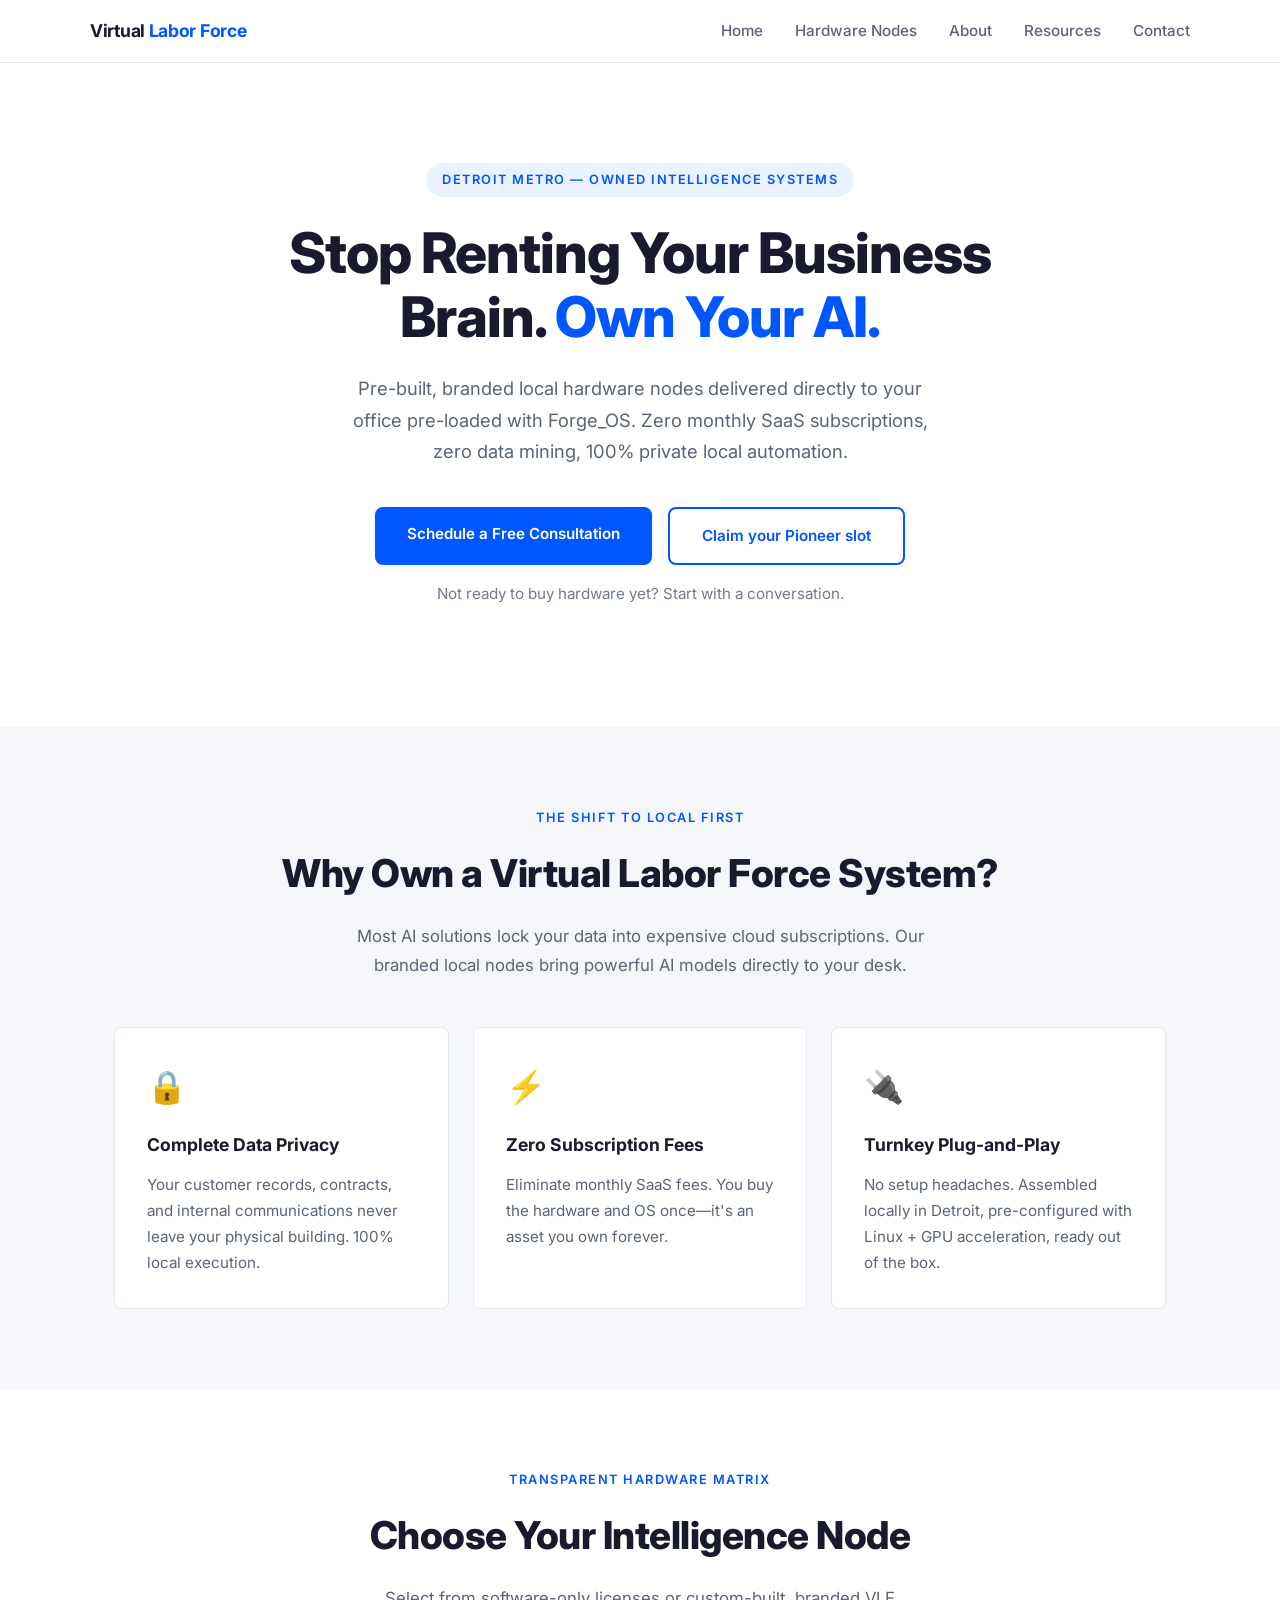
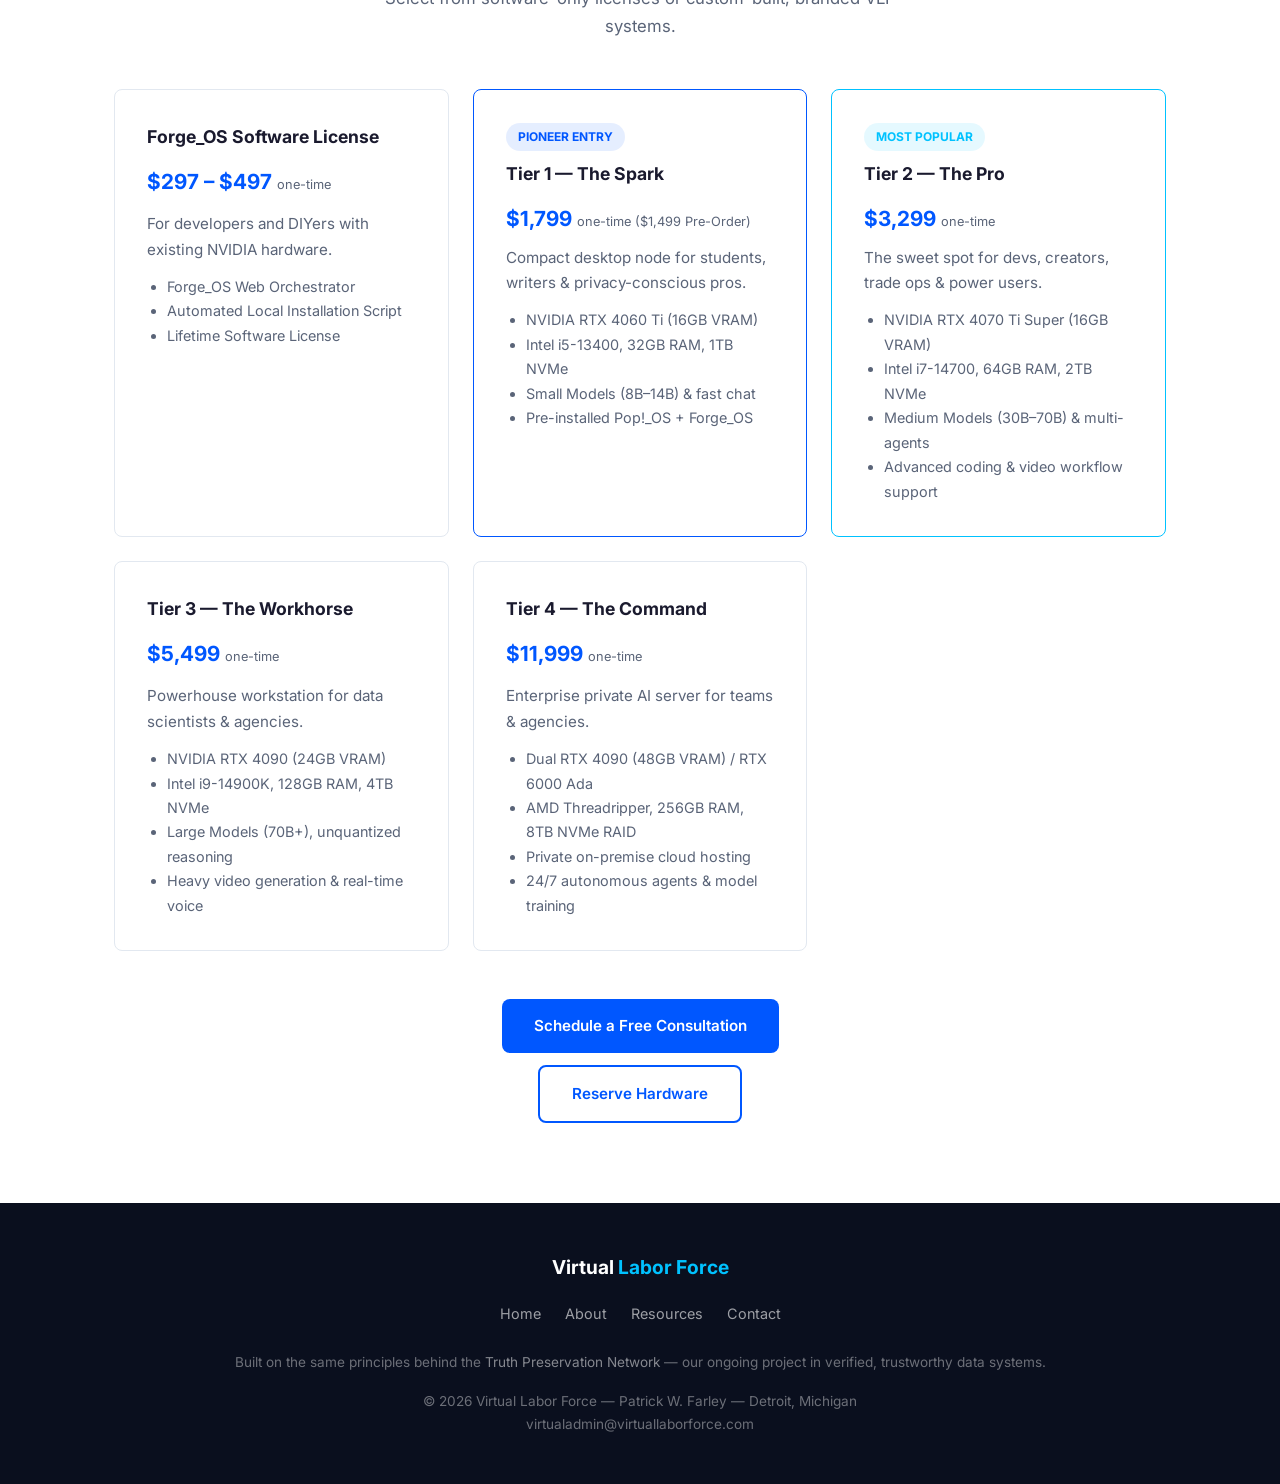
<file: index.html>
<!DOCTYPE html>
<html lang="en">
<head>
  <meta charset="UTF-8" />
  <meta name="viewport" content="width=device-width, initial-scale=1.0" />
  <title>Virtual Labor Force | Owned Intelligence Hardware & OS Systems</title>
  <meta name="description" content="Stop renting AI software. Virtual Labor Force builds pre-configured, local AI hardware nodes pre-loaded with Forge_OS for Detroit Metro businesses." />
  <link rel="stylesheet" href="css/style.css" />
  <link rel="preconnect" href="https://fonts.googleapis.com" />
  <link href="https://fonts.googleapis.com/css2?family=Inter:wght@400;500;600;700;800&display=swap" rel="stylesheet" />
</head>
<body>

  <nav>
    <div class="nav-inner">
      <a href="index.html" class="nav-logo">Virtual <span>Labor Force</span></a>
      <ul class="nav-links">
        <li><a href="index.html">Home</a></li>
        <li><a href="#hardware">Hardware Nodes</a></li>
        <li><a href="about.html">About</a></li>
        <li><a href="resources.html">Resources</a></li>
        <li><a href="contact.html">Contact</a></li>
      </ul>
    </div>
  </nav>

  <!-- HERO SECTION (Updated) -->
  <section class="hero">
    <div class="hero-tag">Detroit Metro — Owned Intelligence Systems</div>
    <h1>Stop Renting Your Business Brain. <span>Own Your AI.</span></h1>
    <p>
      Pre-built, branded local hardware nodes delivered directly to your office pre-loaded with Forge_OS. 
      Zero monthly SaaS subscriptions, zero data mining, 100% private local automation.
    </p>
    <div class="btn-group">
      <a href="contact.html" class="btn btn-primary">Schedule a Free Consultation</a>
      <a href="contact.html" class="btn btn-outline">Claim your Pioneer slot</a>
    </div>
    <p style="margin-top: 16px; font-size: 0.95rem; opacity: 0.85;">
      Not ready to buy hardware yet? Start with a conversation.
    </p>
  </section>

  <section class="section section--soft">
    <div class="container text-center">
      <p class="section-label">The Shift to Local First</p>
      <h2 class="section-title">Why Own a Virtual Labor Force System?</h2>
      <p class="section-sub" style="margin: 0 auto 32px;">
        Most AI solutions lock your data into expensive cloud subscriptions. Our branded local nodes bring powerful AI models directly to your desk.
      </p>

      <div class="card-grid" style="text-align: left;">
        <div class="card">
          <div class="card-icon">🔒</div>
          <h3>Complete Data Privacy</h3>
          <p>Your customer records, contracts, and internal communications never leave your physical building. 100% local execution.</p>
        </div>
        <div class="card">
          <div class="card-icon">⚡</div>
          <h3>Zero Subscription Fees</h3>
          <p>Eliminate monthly SaaS fees. You buy the hardware and OS once—it's an asset you own forever.</p>
        </div>
        <div class="card">
          <div class="card-icon">🔌</div>
          <h3>Turnkey Plug-and-Play</h3>
          <p>No setup headaches. Assembled locally in Detroit, pre-configured with Linux + GPU acceleration, ready out of the box.</p>
        </div>
      </div>
    </div>
  </section>

  <section class="section" id="hardware">
    <div class="container">
      <div class="text-center">
        <p class="section-label">Transparent Hardware Matrix</p>
        <h2 class="section-title">Choose Your Intelligence Node</h2>
        <p class="section-sub" style="margin: 0 auto;">Select from software-only licenses or custom-built, branded VLF systems.</p>
      </div>

      <div class="card-grid">
        <div class="card">
          <h3>Forge_OS Software License</h3>
          <p style="color: var(--color-primary); font-weight: 700; font-size: 1.3rem; margin: 12px 0;">$297 – $497 <span style="font-size:0.8rem; font-weight:400; color:var(--color-text-soft);">one-time</span></p>
          <p style="margin-bottom: 12px;">For developers and DIYers with existing NVIDIA hardware.</p>
          <ul style="padding-left: 20px; font-size: 0.9rem; color: var(--color-text-soft);">
            <li>Forge_OS Web Orchestrator</li>
            <li>Automated Local Installation Script</li>
            <li>Lifetime Software License</li>
          </ul>
        </div>

        <div class="card" style="border-color: var(--color-primary);">
          <div style="background: rgba(0, 87, 255, 0.1); color: var(--color-primary); font-size: 0.75rem; font-weight: 700; padding: 4px 12px; border-radius: 100px; display: inline-block; margin-bottom: 8px;">PIONEER ENTRY</div>
          <h3>Tier 1 — The Spark</h3>
          <p style="color: var(--color-primary); font-weight: 700; font-size: 1.3rem; margin: 8px 0;">$1,799 <span style="font-size:0.8rem; font-weight:400; color:var(--color-text-soft);">one-time ($1,499 Pre-Order)</span></p>
          <p style="margin-bottom: 12px;">Compact desktop node for students, writers & privacy-conscious pros.</p>
          <ul style="padding-left: 20px; font-size: 0.9rem; color: var(--color-text-soft);">
            <li>NVIDIA RTX 4060 Ti (16GB VRAM)</li>
            <li>Intel i5-13400, 32GB RAM, 1TB NVMe</li>
            <li>Small Models (8B–14B) & fast chat</li>
            <li>Pre-installed Pop!_OS + Forge_OS</li>
          </ul>
        </div>

        <div class="card" style="border-color: var(--color-accent);">
          <div style="background: rgba(0, 194, 255, 0.1); color: var(--color-accent); font-size: 0.75rem; font-weight: 700; padding: 4px 12px; border-radius: 100px; display: inline-block; margin-bottom: 8px;">MOST POPULAR</div>
          <h3>Tier 2 — The Pro</h3>
          <p style="color: var(--color-primary); font-weight: 700; font-size: 1.3rem; margin: 8px 0;">$3,299 <span style="font-size:0.8rem; font-weight:400; color:var(--color-text-soft);">one-time</span></p>
          <p style="margin-bottom: 12px;">The sweet spot for devs, creators, trade ops & power users.</p>
          <ul style="padding-left: 20px; font-size: 0.9rem; color: var(--color-text-soft);">
            <li>NVIDIA RTX 4070 Ti Super (16GB VRAM)</li>
            <li>Intel i7-14700, 64GB RAM, 2TB NVMe</li>
            <li>Medium Models (30B–70B) & multi-agents</li>
            <li>Advanced coding & video workflow support</li>
          </ul>
        </div>

        <div class="card">
          <h3>Tier 3 — The Workhorse</h3>
          <p style="color: var(--color-primary); font-weight: 700; font-size: 1.3rem; margin: 12px 0;">$5,499 <span style="font-size:0.8rem; font-weight:400; color:var(--color-text-soft);">one-time</span></p>
          <p style="margin-bottom: 12px;">Powerhouse workstation for data scientists & agencies.</p>
          <ul style="padding-left: 20px; font-size: 0.9rem; color: var(--color-text-soft);">
            <li>NVIDIA RTX 4090 (24GB VRAM)</li>
            <li>Intel i9-14900K, 128GB RAM, 4TB NVMe</li>
            <li>Large Models (70B+), unquantized reasoning</li>
            <li>Heavy video generation & real-time voice</li>
          </ul>
        </div>

        <div class="card" style="grid-column: span 1;">
          <h3>Tier 4 — The Command</h3>
          <p style="color: var(--color-primary); font-weight: 700; font-size: 1.3rem; margin: 12px 0;">$11,999 <span style="font-size:0.8rem; font-weight:400; color:var(--color-text-soft);">one-time</span></p>
          <p style="margin-bottom: 12px;">Enterprise private AI server for teams & agencies.</p>
          <ul style="padding-left: 20px; font-size: 0.9rem; color: var(--color-text-soft);">
            <li>Dual RTX 4090 (48GB VRAM) / RTX 6000 Ada</li>
            <li>AMD Threadripper, 256GB RAM, 8TB NVMe RAID</li>
            <li>Private on-premise cloud hosting</li>
            <li>24/7 autonomous agents & model training</li>
          </ul>
        </div>
      </div>

      <!-- Updated bottom CTA -->
      <div class="text-center mt-48">
        <a href="contact.html" class="btn btn-primary">Schedule a Free Consultation</a>
        <div style="margin-top: 12px;">
          <a href="contact.html" class="btn btn-outline">Reserve Hardware</a>
        </div>
      </div>
    </div>
  </section>

  <footer>
    <div class="footer-inner">
      <div class="footer-logo">Virtual <span>Labor Force</span></div>
      <ul class="footer-links">
        <li><a href="index.html">Home</a></li>
        <li><a href="about.html">About</a></li>
        <li><a href="resources.html">Resources</a></li>
        <li><a href="contact.html">Contact</a></li>
      </ul>
      <p class="footer-copy">
        Built on the same principles behind the
        <a href="tpn.html" style="color: rgba(255,255,255,0.5);">Truth Preservation Network</a>
        — our ongoing project in verified, trustworthy data systems.
      </p>
      <p class="footer-copy mt-16">
        © 2026 Virtual Labor Force — Patrick W. Farley — Detroit, Michigan<br>
        <a href="mailto:virtualadmin@virtuallaborforce.com" style="color: rgba(255,255,255,0.4);">
          virtualadmin@virtuallaborforce.com
        </a>
      </p>
    </div>
  </footer>

</body>
</html>
</file>
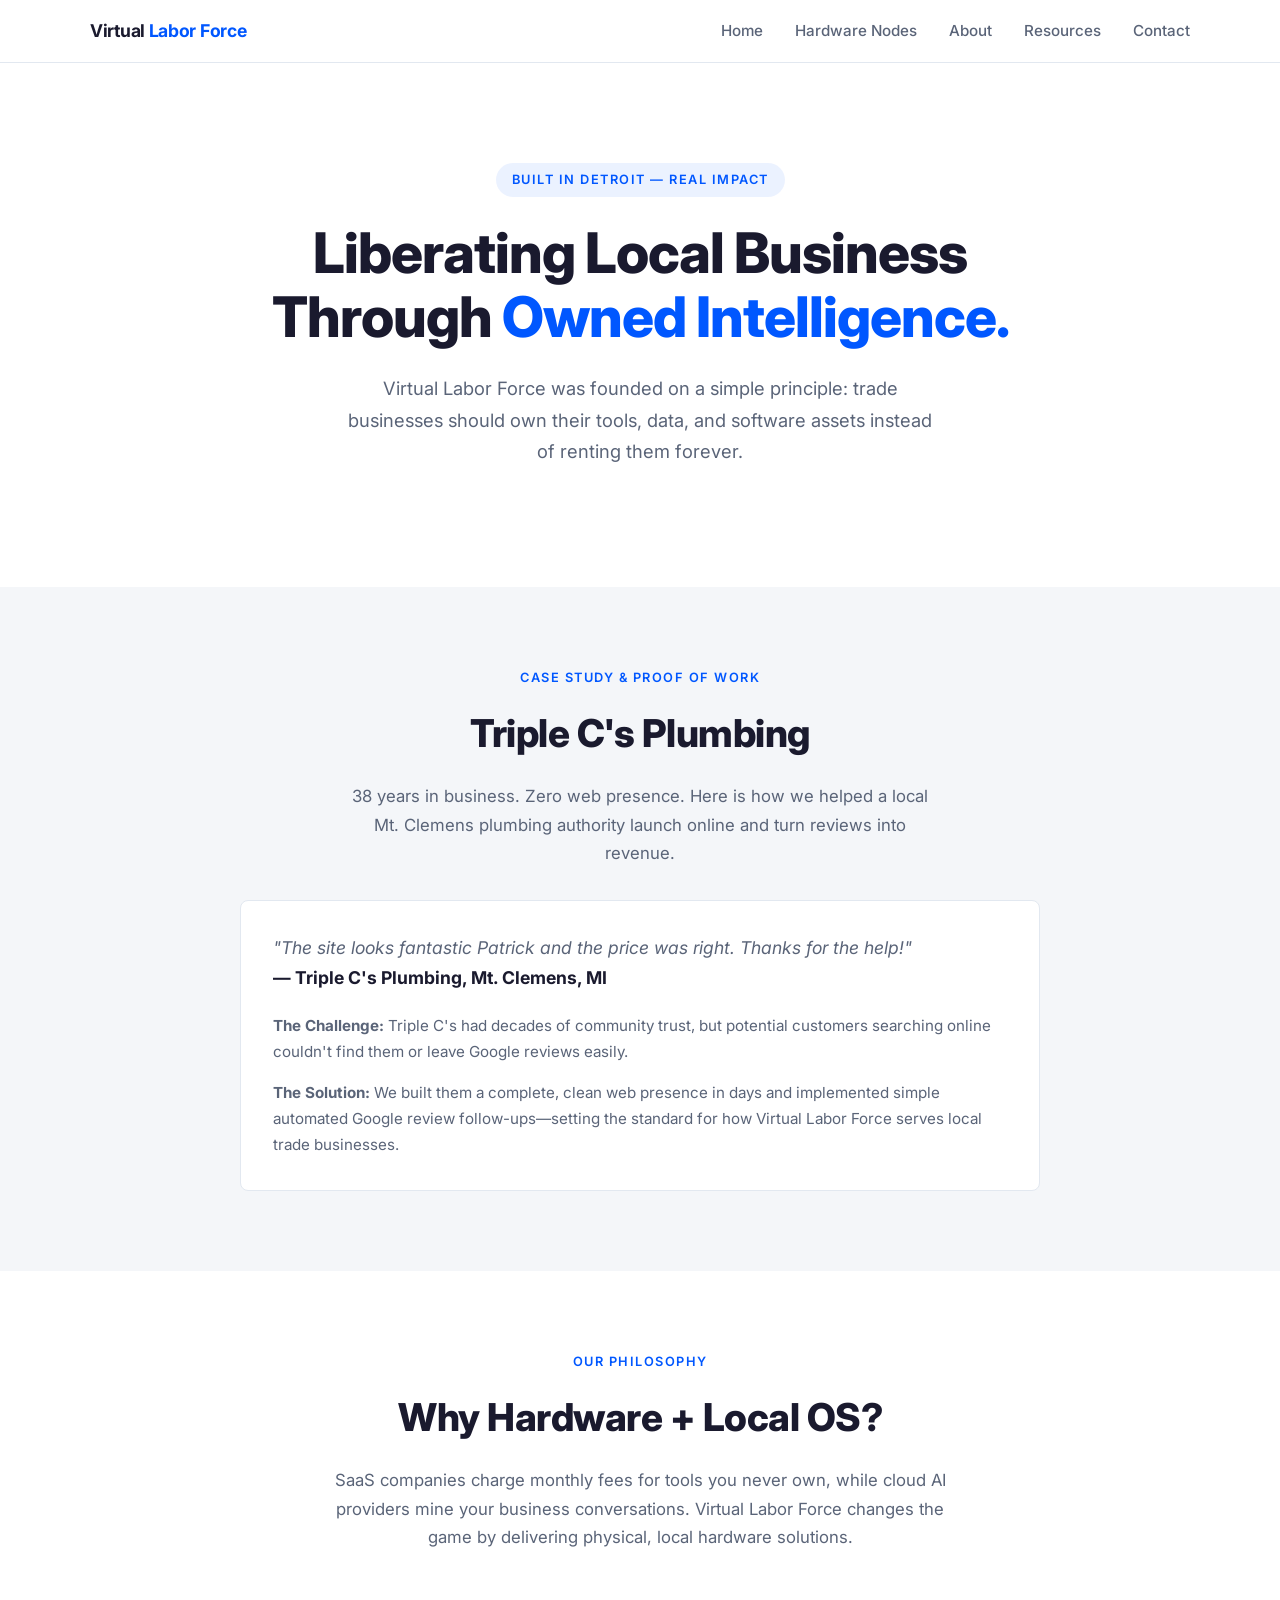
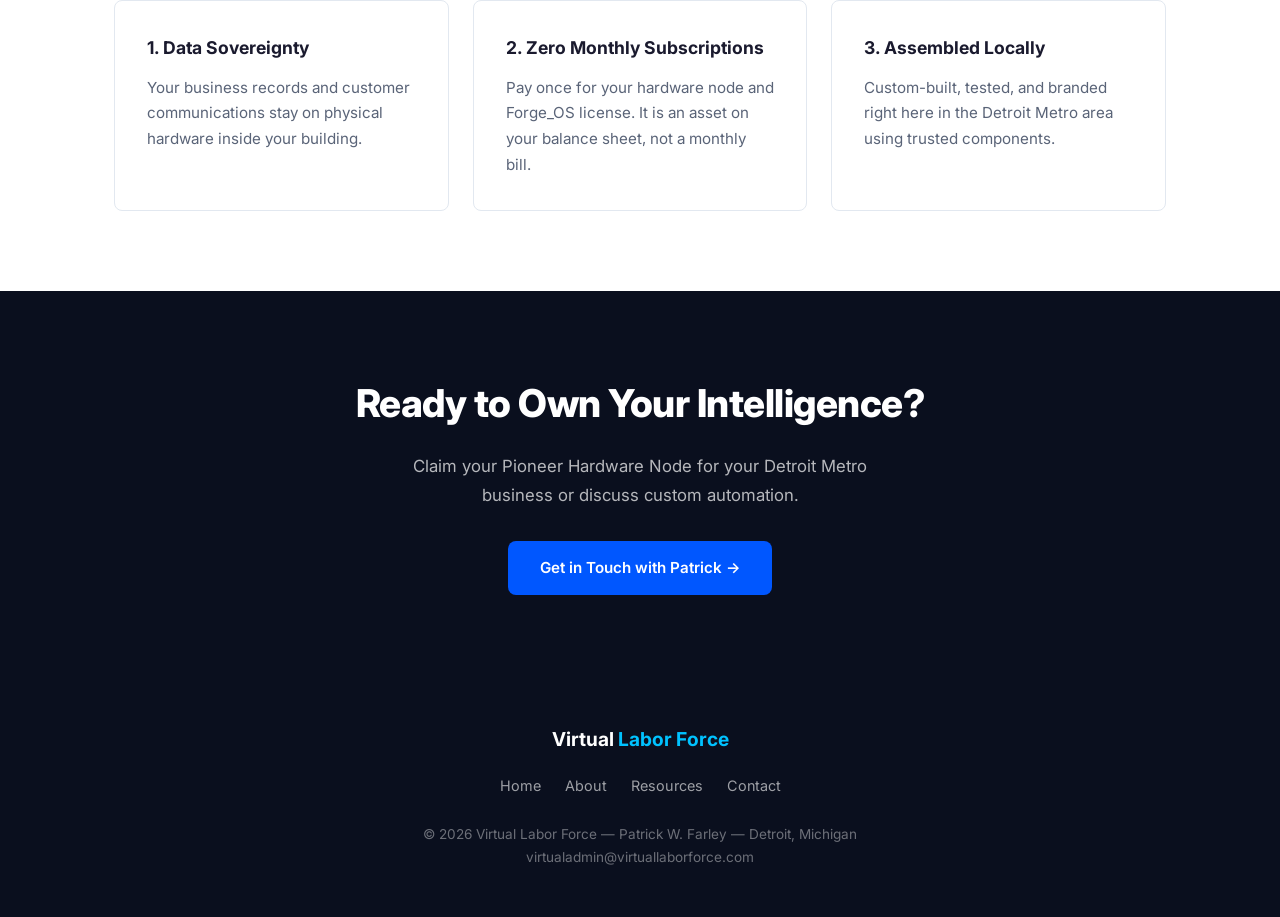
<file: about.html>
<!DOCTYPE html>
<html lang="en">
<head>
  <meta charset="UTF-8" />
  <meta name="viewport" content="width=device-width, initial-scale=1.0" />
  <title>About Virtual Labor Force | Detroit Metro Owned Intelligence</title>
  <meta name="description" content="Learn about Virtual Labor Force and Patrick Farley. We build turnkey AI hardware appliances and local web automation for trade businesses in Detroit." />
  <link rel="stylesheet" href="css/style.css" />
  <link rel="preconnect" href="https://fonts.googleapis.com" />
  <link href="https://fonts.googleapis.com/css2?family=Inter:wght@400;500;600;700;800&display=swap" rel="stylesheet" />
</head>
<body>

  <nav>
    <div class="nav-inner">
      <a href="index.html" class="nav-logo">Virtual <span>Labor Force</span></a>
      <ul class="nav-links">
        <li><a href="index.html">Home</a></li>
        <li><a href="index.html#hardware">Hardware Nodes</a></li>
        <li><a href="about.html">About</a></li>
        <li><a href="resources.html">Resources</a></li>
        <li><a href="contact.html">Contact</a></li>
      </ul>
    </div>
  </nav>

  <section class="hero">
    <div class="hero-tag">Built in Detroit — Real Impact</div>
    <h1>Liberating Local Business Through <span>Owned Intelligence.</span></h1>
    <p>
      Virtual Labor Force was founded on a simple principle: trade businesses should own their tools, data, and software assets instead of renting them forever.
    </p>
  </section>

  <section class="section section--soft">
    <div class="container">
      <div class="text-center">
        <p class="section-label">Case Study & Proof of Work</p>
        <h2 class="section-title">Triple C's Plumbing</h2>
        <p class="section-sub" style="margin: 0 auto 32px;">
          38 years in business. Zero web presence. Here is how we helped a local Mt. Clemens plumbing authority launch online and turn reviews into revenue.
        </p>
      </div>

      <div class="card" style="max-width: 800px; margin: 0 auto; background: var(--color-bg);">
        <blockquote style="font-style: italic; color: var(--color-text-soft); font-size: 1.1rem; margin-bottom: 20px;">
          "The site looks fantastic Patrick and the price was right. Thanks for the help!"<br>
          <span style="font-style: normal; font-weight: 700; color: var(--color-text);">— Triple C's Plumbing, Mt. Clemens, MI</span>
        </blockquote>
        <p style="color: var(--color-text-soft); font-size: 0.95rem; margin-bottom: 16px;">
          <strong>The Challenge:</strong> Triple C's had decades of community trust, but potential customers searching online couldn't find them or leave Google reviews easily.
        </p>
        <p style="color: var(--color-text-soft); font-size: 0.95rem;">
          <strong>The Solution:</strong> We built them a complete, clean web presence in days and implemented simple automated Google review follow-ups—setting the standard for how Virtual Labor Force serves local trade businesses.
        </p>
      </div>
    </div>
  </section>

  <section class="section">
    <div class="container text-center">
      <p class="section-label">Our Philosophy</p>
      <h2 class="section-title">Why Hardware + Local OS?</h2>
      <p style="color: var(--color-text-soft); max-width: 640px; margin: 0 auto 40px; font-size: 1.05rem;">
        SaaS companies charge monthly fees for tools you never own, while cloud AI providers mine your business conversations. Virtual Labor Force changes the game by delivering physical, local hardware solutions.
      </p>

      <div class="card-grid" style="text-align: left;">
        <div class="card">
          <h3>1. Data Sovereignty</h3>
          <p>Your business records and customer communications stay on physical hardware inside your building.</p>
        </div>
        <div class="card">
          <h3>2. Zero Monthly Subscriptions</h3>
          <p>Pay once for your hardware node and Forge_OS license. It is an asset on your balance sheet, not a monthly bill.</p>
        </div>
        <div class="card">
          <h3>3. Assembled Locally</h3>
          <p>Custom-built, tested, and branded right here in the Detroit Metro area using trusted components.</p>
        </div>
      </div>
    </div>
  </section>

  <section class="section section--dark text-center">
    <div class="container">
      <h2 class="section-title">Ready to Own Your Intelligence?</h2>
      <p style="color: rgba(255,255,255,0.7); max-width: 520px; margin: 0 auto 32px; font-size: 1.05rem;">
        Claim your Pioneer Hardware Node for your Detroit Metro business or discuss custom automation.
      </p>
      <a href="contact.html" class="btn btn-primary">Get in Touch with Patrick →</a>
    </div>
  </section>

  <footer>
    <div class="footer-inner">
      <div class="footer-logo">Virtual <span>Labor Force</span></div>
      <ul class="footer-links">
        <li><a href="index.html">Home</a></li>
        <li><a href="about.html">About</a></li>
        <li><a href="resources.html">Resources</a></li>
        <li><a href="contact.html">Contact</a></li>
      </ul>
      <p class="footer-copy">
        © 2026 Virtual Labor Force — Patrick W. Farley — Detroit, Michigan<br>
        <a href="mailto:virtualadmin@virtuallaborforce.com" style="color: rgba(255,255,255,0.4);">
          virtualadmin@virtuallaborforce.com
        </a>
      </p>
    </div>
  </footer>

</body>
</html>
</file>
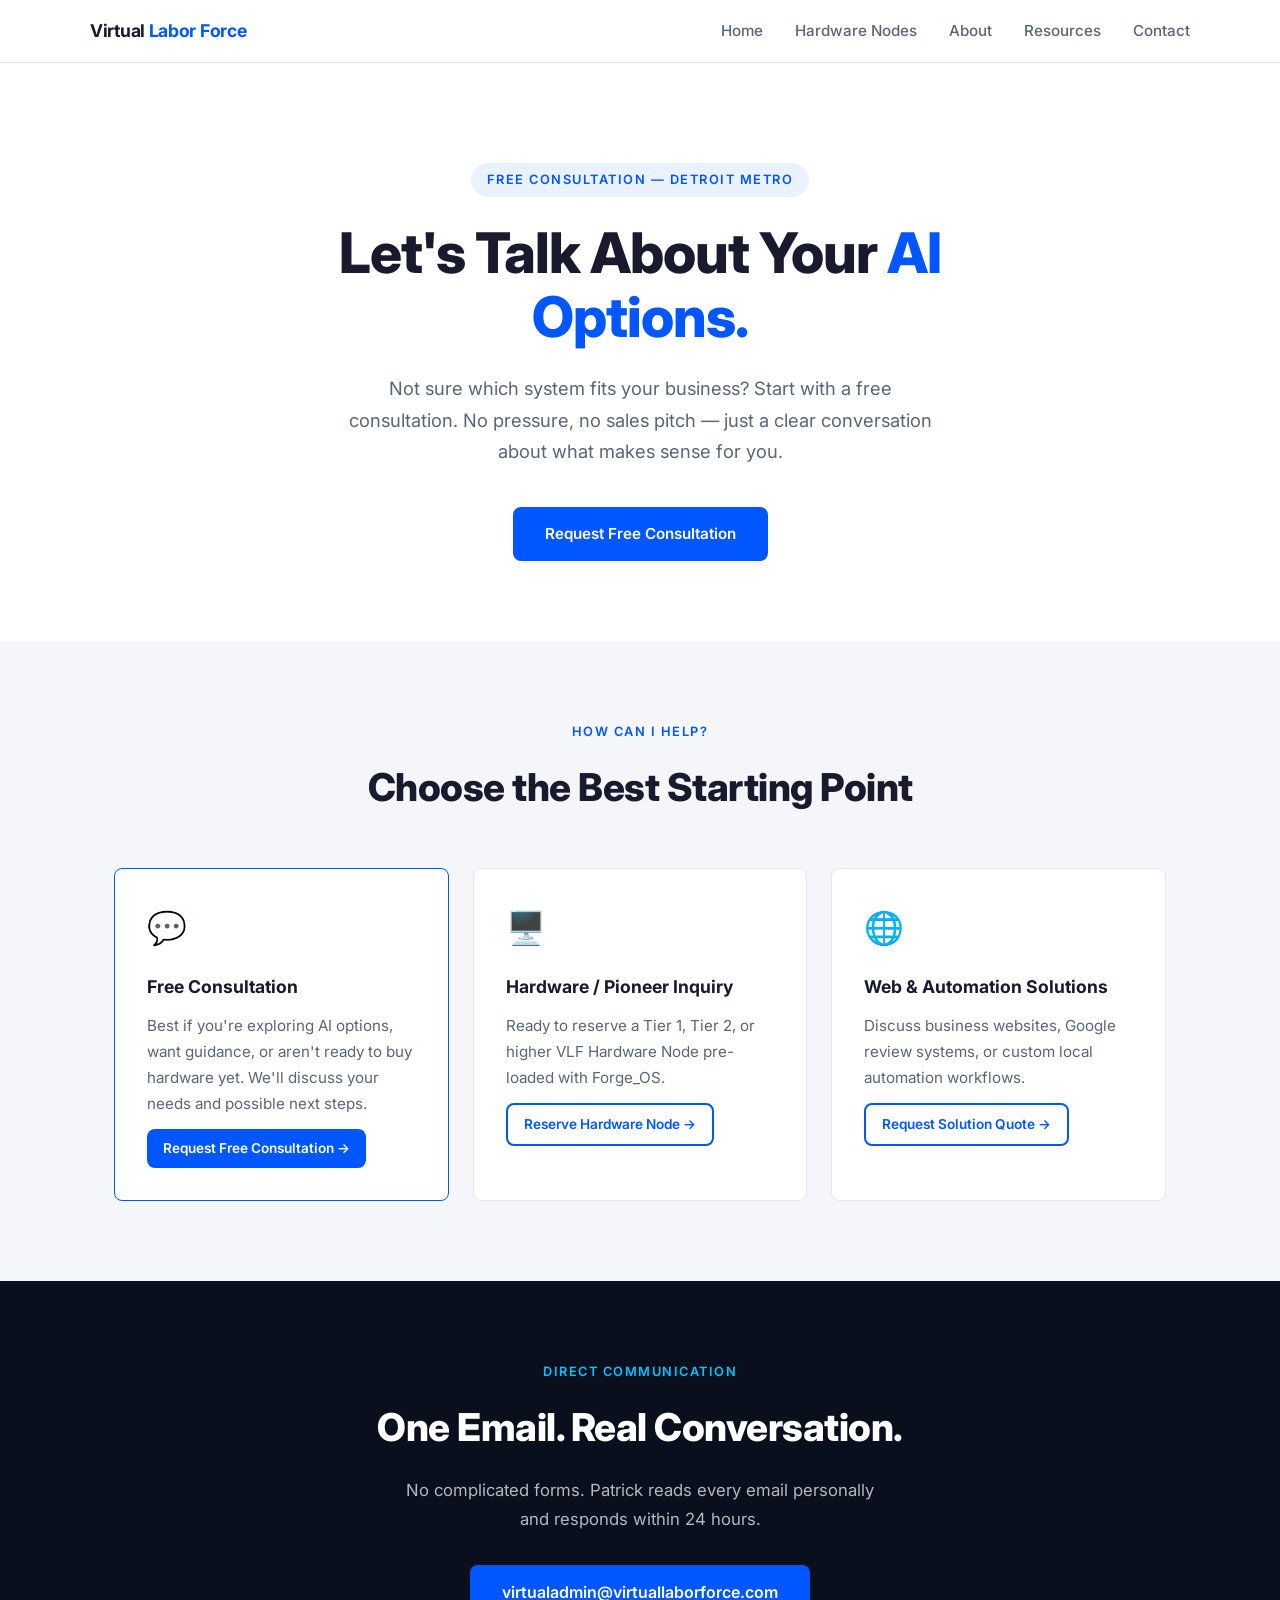
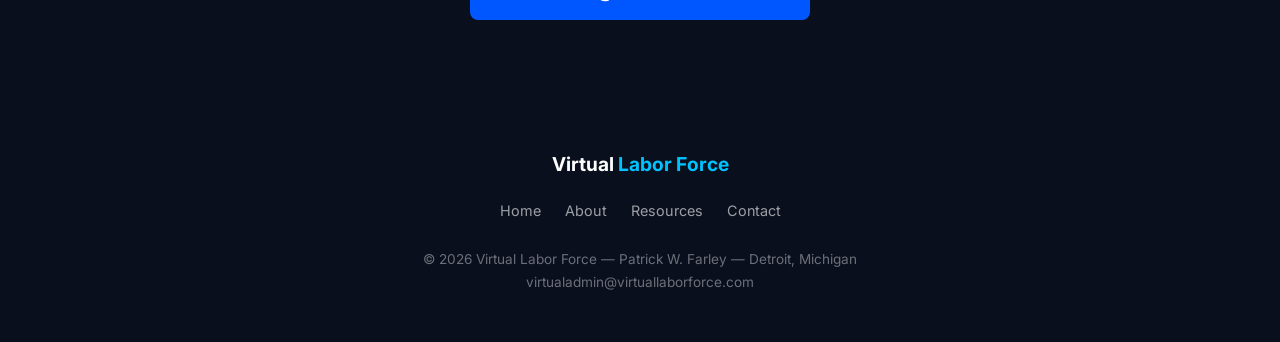
<file: contact.html>
<!DOCTYPE html>
<html lang="en">
<head>
  <meta charset="UTF-8" />
  <meta name="viewport" content="width=device-width, initial-scale=1.0" />
  <title>Schedule a Free Consultation | Virtual Labor Force Detroit</title>
  <meta name="description" content="Schedule a free consultation with Patrick Farley at Virtual Labor Force. Discuss local AI systems, hardware nodes, or automation for your Detroit Metro business." />
  <link rel="stylesheet" href="css/style.css" />
  <link rel="preconnect" href="https://fonts.googleapis.com" />
  <link href="https://fonts.googleapis.com/css2?family=Inter:wght@400;500;600;700;800&display=swap" rel="stylesheet" />
</head>
<body>

  <nav>
    <div class="nav-inner">
      <a href="index.html" class="nav-logo">Virtual <span>Labor Force</span></a>
      <ul class="nav-links">
        <li><a href="index.html">Home</a></li>
        <li><a href="index.html#hardware">Hardware Nodes</a></li>
        <li><a href="about.html">About</a></li>
        <li><a href="resources.html">Resources</a></li>
        <li><a href="contact.html">Contact</a></li>
      </ul>
    </div>
  </nav>

  <!-- HERO -->
  <section class="hero">
    <div class="hero-tag">Free Consultation — Detroit Metro</div>
    <h1>Let's Talk About Your <span>AI Options.</span></h1>
    <p>
      Not sure which system fits your business? Start with a free consultation. 
      No pressure, no sales pitch — just a clear conversation about what makes sense for you.
    </p>
    <div class="btn-group">
      <a href="mailto:virtualadmin@virtuallaborforce.com?subject=Free%20Consultation%20Request" class="btn btn-primary">
        Request Free Consultation
      </a>
    </div>
  </section>

  <!-- OPTIONS -->
  <section class="section section--soft">
    <div class="container">
      <div class="text-center" style="margin-bottom: 40px;">
        <p class="section-label">How Can I Help?</p>
        <h2 class="section-title">Choose the Best Starting Point</h2>
      </div>

      <div class="card-grid" style="text-align: left;">

        <!-- Primary: Consultation -->
        <div class="card" style="border-color: var(--color-primary);">
          <div class="card-icon">💬</div>
          <h3>Free Consultation</h3>
          <p style="margin-bottom: 12px; color: var(--color-text-soft);">
            Best if you're exploring AI options, want guidance, or aren't ready to buy hardware yet. 
            We'll discuss your needs and possible next steps.
          </p>
          <a href="mailto:virtualadmin@virtuallaborforce.com?subject=Free%20Consultation%20Request" 
             class="btn btn-primary" 
             style="font-size: 0.85rem; padding: 8px 16px;">
            Request Free Consultation →
          </a>
        </div>

        <!-- Hardware -->
        <div class="card">
          <div class="card-icon">🖥️</div>
          <h3>Hardware / Pioneer Inquiry</h3>
          <p style="margin-bottom: 12px; color: var(--color-text-soft);">
            Ready to reserve a Tier 1, Tier 2, or higher VLF Hardware Node pre-loaded with Forge_OS.
          </p>
          <a href="mailto:virtualadmin@virtuallaborforce.com?subject=Pioneer%20Hardware%20Reservation" 
             class="btn btn-outline" 
             style="font-size: 0.85rem; padding: 8px 16px;">
            Reserve Hardware Node →
          </a>
        </div>

        <!-- Other -->
        <div class="card">
          <div class="card-icon">🌐</div>
          <h3>Web & Automation Solutions</h3>
          <p style="margin-bottom: 12px; color: var(--color-text-soft);">
            Discuss business websites, Google review systems, or custom local automation workflows.
          </p>
          <a href="mailto:virtualadmin@virtuallaborforce.com?subject=Web%20%26%20Automation%20Quote" 
             class="btn btn-outline" 
             style="font-size: 0.85rem; padding: 8px 16px;">
            Request Solution Quote →
          </a>
        </div>

      </div>
    </div>
  </section>

  <!-- DIRECT EMAIL -->
  <section class="section section--dark text-center">
    <div class="container">
      <p class="section-label" style="color: var(--color-accent);">Direct Communication</p>
      <h2 class="section-title">One Email. Real Conversation.</h2>
      <p style="color: rgba(255,255,255,0.7); max-width: 480px; margin: 0 auto 32px; font-size: 1.05rem;">
        No complicated forms. Patrick reads every email personally and responds within 24 hours.
      </p>
      <a href="mailto:virtualadmin@virtuallaborforce.com" class="btn btn-primary" style="font-size: 1rem;">
        virtualadmin@virtuallaborforce.com
      </a>
    </div>
  </section>

  <footer>
    <div class="footer-inner">
      <div class="footer-logo">Virtual <span>Labor Force</span></div>
      <ul class="footer-links">
        <li><a href="index.html">Home</a></li>
        <li><a href="about.html">About</a></li>
        <li><a href="resources.html">Resources</a></li>
        <li><a href="contact.html">Contact</a></li>
      </ul>
      <p class="footer-copy">
        © 2026 Virtual Labor Force — Patrick W. Farley — Detroit, Michigan<br>
        <a href="mailto:virtualadmin@virtuallaborforce.com" style="color: rgba(255,255,255,0.4);">
          virtualadmin@virtuallaborforce.com
        </a>
      </p>
    </div>
  </footer>

</body>
</html>
</file>
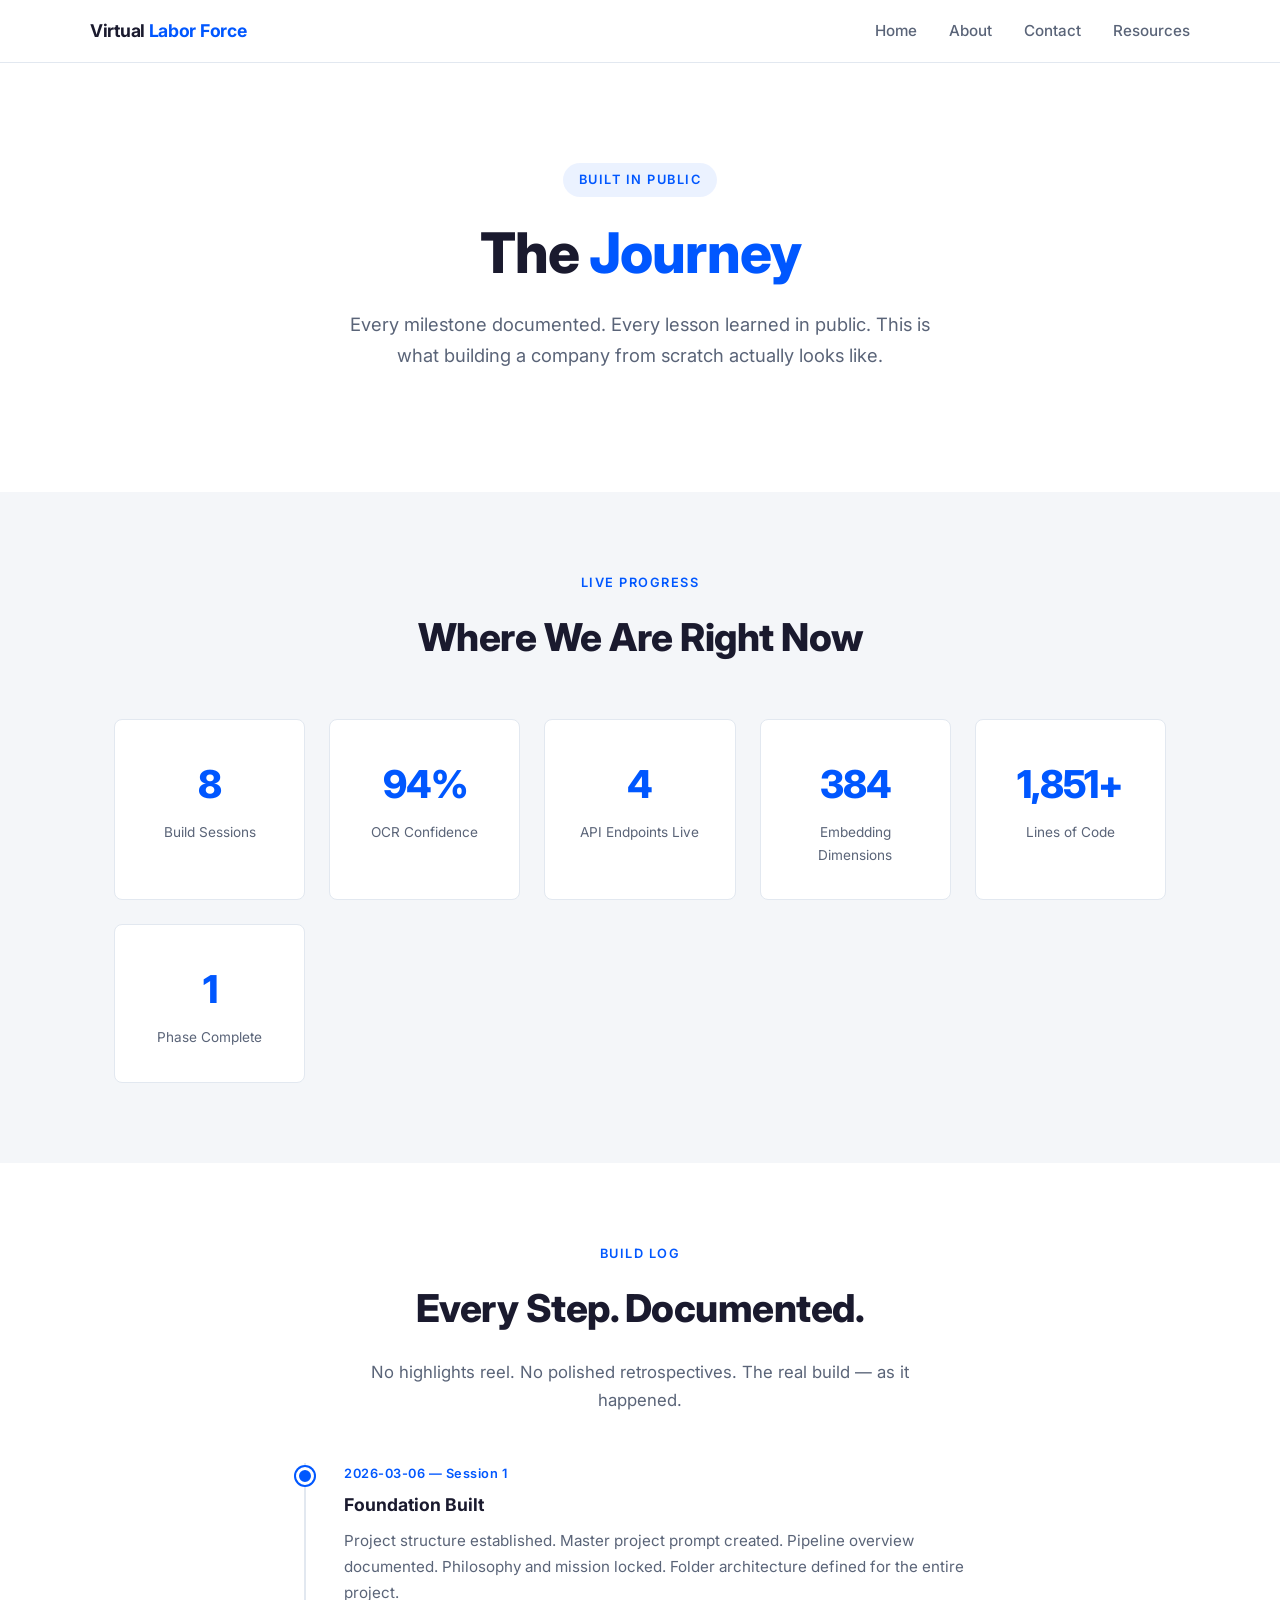
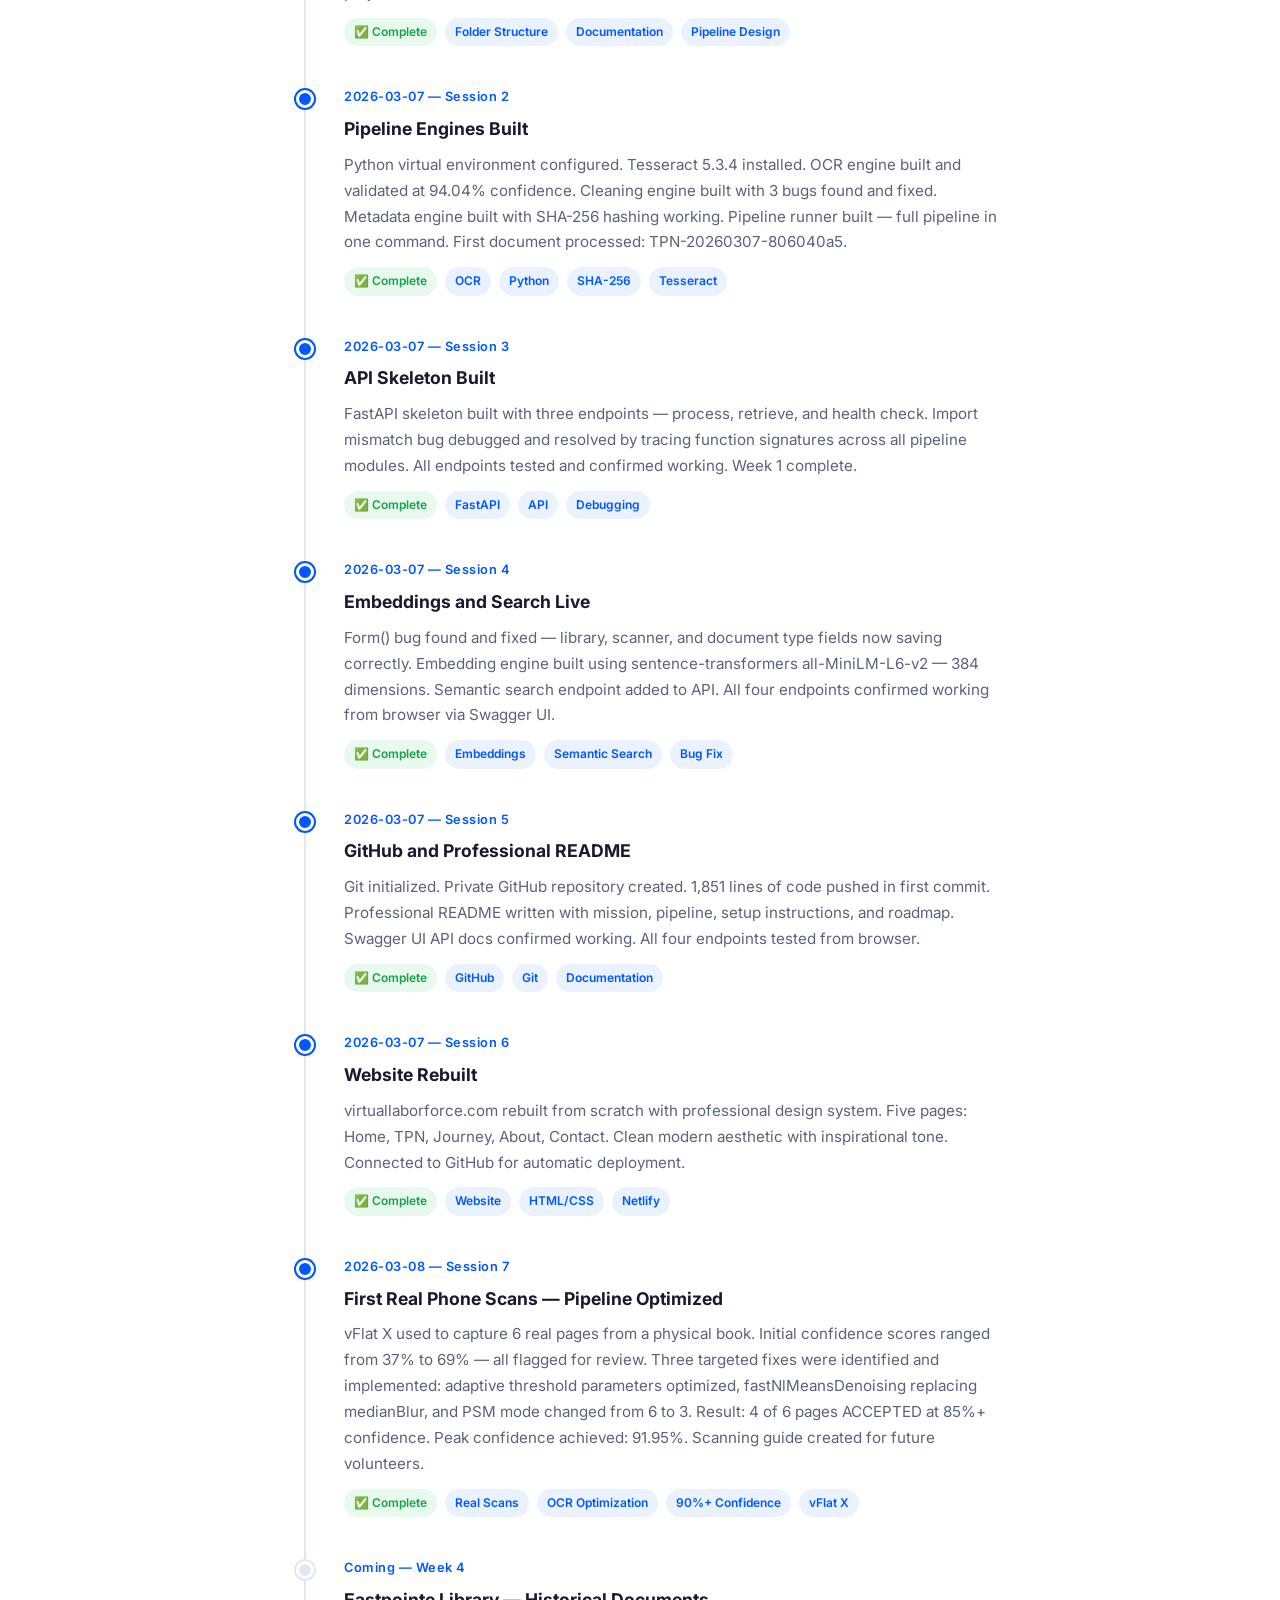
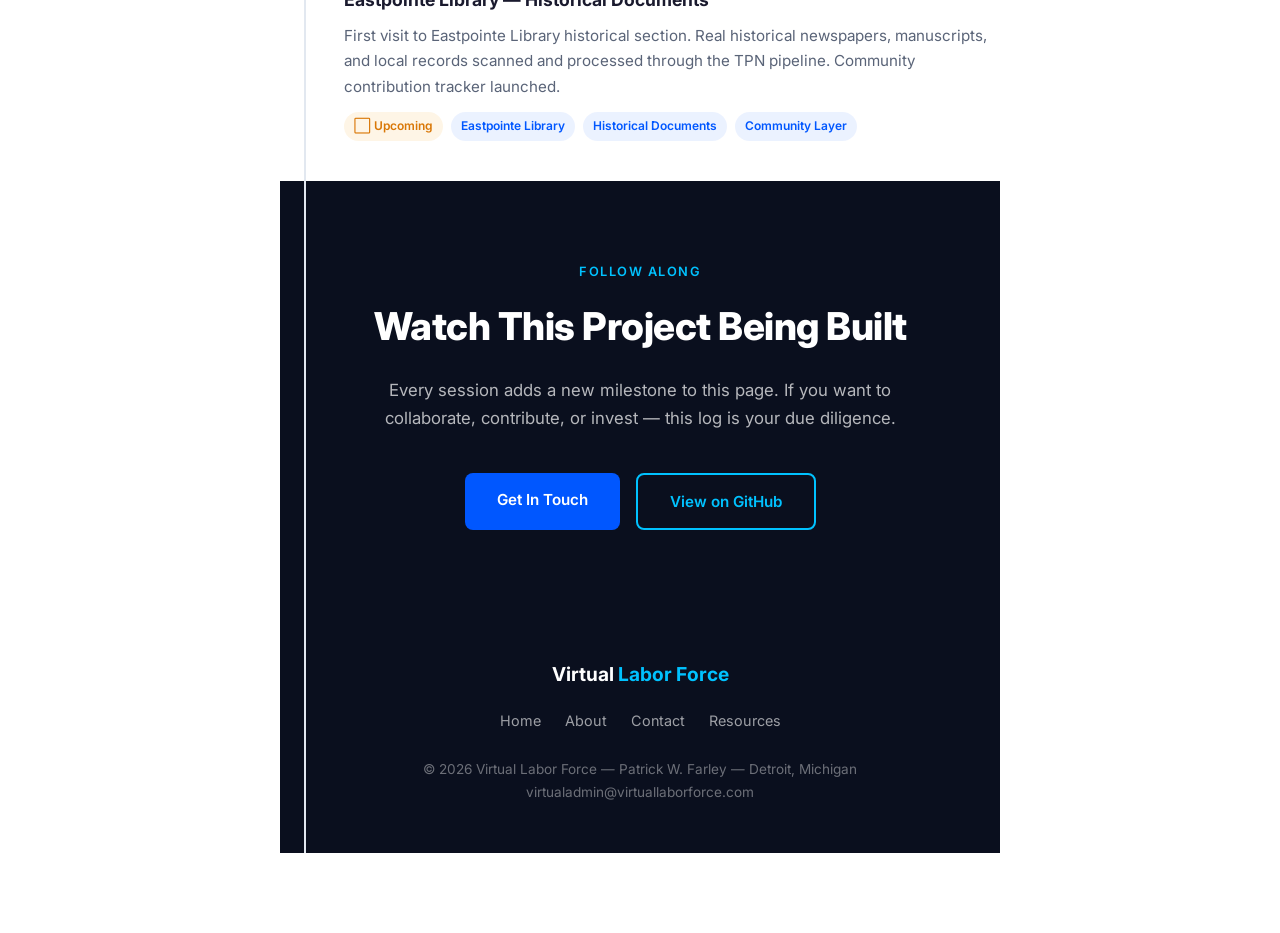
<file: journey.html>
<!DOCTYPE html>
<html lang="en">
<head>
  <meta charset="UTF-8" />
  <meta name="viewport" content="width=device-width, initial-scale=1.0" />
  <title>The Journey — Virtual Labor Force</title>
  <meta name="description" content="Follow the real-time build log of Virtual Labor Force and the Truth Preservation Network — every milestone documented publicly." />
  <link rel="stylesheet" href="css/style.css" />
  <link rel="preconnect" href="https://fonts.googleapis.com" />
  <link href="https://fonts.googleapis.com/css2?family=Inter:wght@400;500;600;700;800&display=swap" rel="stylesheet" />
  <style>
    /* JOURNEY PAGE SPECIFIC STYLES */
    .timeline {
      position: relative;
      max-width: 720px;
      margin: 48px auto 0;
    }

    .timeline::before {
      content: '';
      position: absolute;
      left: 24px;
      top: 0;
      bottom: 0;
      width: 2px;
      background: var(--color-border);
    }

    .timeline-item {
      position: relative;
      padding: 0 0 40px 64px;
    }

    .timeline-dot {
      position: absolute;
      left: 16px;
      top: 4px;
      width: 18px;
      height: 18px;
      border-radius: 50%;
      background: var(--color-primary);
      border: 3px solid var(--color-bg);
      box-shadow: 0 0 0 2px var(--color-primary);
    }

    .timeline-dot--pending {
      background: var(--color-border);
      box-shadow: 0 0 0 2px var(--color-border);
    }

    .timeline-date {
      font-size: 0.8rem;
      font-weight: 600;
      color: var(--color-primary);
      letter-spacing: 0.5px;
      margin-bottom: 6px;
    }

    .timeline-title {
      font-size: 1.1rem;
      font-weight: 700;
      margin-bottom: 8px;
    }

    .timeline-body {
      color: var(--color-text-soft);
      font-size: 0.95rem;
      line-height: 1.7;
    }

    .timeline-tags {
      display: flex;
      flex-wrap: wrap;
      gap: 8px;
      margin-top: 12px;
    }

    .tag {
      background: rgba(0, 87, 255, 0.08);
      color: var(--color-primary);
      font-size: 0.75rem;
      font-weight: 600;
      padding: 4px 10px;
      border-radius: 100px;
    }

    .tag--green {
      background: rgba(34, 197, 94, 0.1);
      color: #16a34a;
    }

    .tag--pending {
      background: rgba(245, 158, 11, 0.1);
      color: #d97706;
    }

    .stat-grid {
      display: grid;
      grid-template-columns: repeat(auto-fit, minmax(160px, 1fr));
      gap: 24px;
      margin-top: 48px;
    }

    .stat-card {
      text-align: center;
      padding: 32px 24px;
      background: var(--color-bg);
      border: 1px solid var(--color-border);
      border-radius: var(--radius);
    }

    .stat-number {
      font-size: 2.4rem;
      font-weight: 800;
      color: var(--color-primary);
      letter-spacing: -1px;
    }

    .stat-label {
      font-size: 0.85rem;
      color: var(--color-text-soft);
      margin-top: 4px;
    }
  </style>
</head>
<body>

  <!-- NAVIGATION -->
  <nav>
    <div class="nav-inner">
      <a href="index.html" class="nav-logo">Virtual <span>Labor Force</span></a>
      <ul class="nav-links">
        <li><a href="index.html">Home</a></li>
        <li><a href="about.html">About</a></li>
        <li><a href="contact.html">Contact</a></li>
        <li><a href="resources.html">Resources</a></li>
      </ul>
    </div>
  </nav>

  <!-- HERO -->
  <section class="hero">
    <div class="hero-tag">Built in Public</div>
    <h1>The <span>Journey</span></h1>
    <p>
      Every milestone documented. Every lesson learned in public.
      This is what building a company from scratch actually looks like.
    </p>
  </section>

  <!-- LIVE STATS -->
  <section class="section section--soft">
    <div class="container">
      <div class="text-center">
        <p class="section-label">Live Progress</p>
        <h2 class="section-title">Where We Are Right Now</h2>
      </div>

      <div class="stat-grid">
        <div class="stat-card">
          <div class="stat-number">8</div>
          <div class="stat-label">Build Sessions</div>
        </div>
        <div class="stat-card">
          <div class="stat-number">94%</div>
          <div class="stat-label">OCR Confidence</div>
        </div>
        <div class="stat-card">
          <div class="stat-number">4</div>
          <div class="stat-label">API Endpoints Live</div>
        </div>
        <div class="stat-card">
          <div class="stat-number">384</div>
          <div class="stat-label">Embedding Dimensions</div>
        </div>
        <div class="stat-card">
          <div class="stat-number">1,851+</div>
          <div class="stat-label">Lines of Code</div>
        </div>
        <div class="stat-card">
          <div class="stat-number">1</div>
          <div class="stat-label">Phase Complete</div>
        </div>
      </div>
    </div>
  </section>

  <!-- TIMELINE -->
  <section class="section">
    <div class="container">
      <div class="text-center">
        <p class="section-label">Build Log</p>
        <h2 class="section-title">Every Step. Documented.</h2>
        <p class="section-sub" style="margin: 0 auto;">
          No highlights reel. No polished retrospectives.
          The real build — as it happened.
        </p>
      </div>

      <div class="timeline">

        <!-- SESSION 1 -->
        <div class="timeline-item">
          <div class="timeline-dot"></div>
          <div class="timeline-date">2026-03-06 — Session 1</div>
          <div class="timeline-title">Foundation Built</div>
          <div class="timeline-body">
            Project structure established. Master project prompt created.
            Pipeline overview documented. Philosophy and mission locked.
            Folder architecture defined for the entire project.
          </div>
          <div class="timeline-tags">
            <span class="tag tag--green">✅ Complete</span>
            <span class="tag">Folder Structure</span>
            <span class="tag">Documentation</span>
            <span class="tag">Pipeline Design</span>
          </div>
        </div>

        <!-- SESSION 2 -->
        <div class="timeline-item">
          <div class="timeline-dot"></div>
          <div class="timeline-date">2026-03-07 — Session 2</div>
          <div class="timeline-title">Pipeline Engines Built</div>
          <div class="timeline-body">
            Python virtual environment configured. Tesseract 5.3.4 installed.
            OCR engine built and validated at 94.04% confidence.
            Cleaning engine built with 3 bugs found and fixed.
            Metadata engine built with SHA-256 hashing working.
            Pipeline runner built — full pipeline in one command.
            First document processed: TPN-20260307-806040a5.
          </div>
          <div class="timeline-tags">
            <span class="tag tag--green">✅ Complete</span>
            <span class="tag">OCR</span>
            <span class="tag">Python</span>
            <span class="tag">SHA-256</span>
            <span class="tag">Tesseract</span>
          </div>
        </div>

        <!-- SESSION 3 -->
        <div class="timeline-item">
          <div class="timeline-dot"></div>
          <div class="timeline-date">2026-03-07 — Session 3</div>
          <div class="timeline-title">API Skeleton Built</div>
          <div class="timeline-body">
            FastAPI skeleton built with three endpoints — process, retrieve,
            and health check. Import mismatch bug debugged and resolved
            by tracing function signatures across all pipeline modules.
            All endpoints tested and confirmed working. Week 1 complete.
          </div>
          <div class="timeline-tags">
            <span class="tag tag--green">✅ Complete</span>
            <span class="tag">FastAPI</span>
            <span class="tag">API</span>
            <span class="tag">Debugging</span>
          </div>
        </div>

        <!-- SESSION 4 -->
        <div class="timeline-item">
          <div class="timeline-dot"></div>
          <div class="timeline-date">2026-03-07 — Session 4</div>
          <div class="timeline-title">Embeddings and Search Live</div>
          <div class="timeline-body">
            Form() bug found and fixed — library, scanner, and document type
            fields now saving correctly. Embedding engine built using
            sentence-transformers all-MiniLM-L6-v2 — 384 dimensions.
            Semantic search endpoint added to API. All four endpoints
            confirmed working from browser via Swagger UI.
          </div>
          <div class="timeline-tags">
            <span class="tag tag--green">✅ Complete</span>
            <span class="tag">Embeddings</span>
            <span class="tag">Semantic Search</span>
            <span class="tag">Bug Fix</span>
          </div>
        </div>

        <!-- SESSION 5 -->
        <div class="timeline-item">
          <div class="timeline-dot"></div>
          <div class="timeline-date">2026-03-07 — Session 5</div>
          <div class="timeline-title">GitHub and Professional README</div>
          <div class="timeline-body">
            Git initialized. Private GitHub repository created.
            1,851 lines of code pushed in first commit.
            Professional README written with mission, pipeline,
            setup instructions, and roadmap. Swagger UI API docs
            confirmed working. All four endpoints tested from browser.
          </div>
          <div class="timeline-tags">
            <span class="tag tag--green">✅ Complete</span>
            <span class="tag">GitHub</span>
            <span class="tag">Git</span>
            <span class="tag">Documentation</span>
          </div>
        </div>

        <!-- SESSION 6 -->
        <div class="timeline-item">
          <div class="timeline-dot"></div>
          <div class="timeline-date">2026-03-07 — Session 6</div>
          <div class="timeline-title">Website Rebuilt</div>
          <div class="timeline-body">
            virtuallaborforce.com rebuilt from scratch with professional
            design system. Five pages: Home, TPN, Journey, About, Contact.
            Clean modern aesthetic with inspirational tone.
            Connected to GitHub for automatic deployment.
          </div>
          <div class="timeline-tags">
            <span class="tag tag--green">✅ Complete</span>
            <span class="tag">Website</span>
            <span class="tag">HTML/CSS</span>
            <span class="tag">Netlify</span>
          </div>
        </div>

        <!-- SESSION 7 -->
        <div class="timeline-item">
          <div class="timeline-dot"></div>
          <div class="timeline-date">2026-03-08 — Session 7</div>
          <div class="timeline-title">First Real Phone Scans — Pipeline Optimized</div>
          <div class="timeline-body">
            vFlat X used to capture 6 real pages from a physical book.
            Initial confidence scores ranged from 37% to 69% — all flagged
            for review. Three targeted fixes were identified and implemented:
            adaptive threshold parameters optimized, fastNlMeansDenoising
            replacing medianBlur, and PSM mode changed from 6 to 3.
            Result: 4 of 6 pages ACCEPTED at 85%+ confidence.
            Peak confidence achieved: 91.95%. Scanning guide created
            for future volunteers.
          </div>
          <div class="timeline-tags">
            <span class="tag tag--green">✅ Complete</span>
            <span class="tag">Real Scans</span>
            <span class="tag">OCR Optimization</span>
            <span class="tag">90%+ Confidence</span>
            <span class="tag">vFlat X</span>
          </div>
        </div>

        <!-- UPCOMING -->
        <div class="timeline-item">
          <div class="timeline-dot timeline-dot--pending"></div>
          <div class="timeline-date">Coming — Week 4</div>
          <div class="timeline-title">Eastpointe Library — Historical Documents</div>
          <div class="timeline-body">
            First visit to Eastpointe Library historical section.
            Real historical newspapers, manuscripts, and local records
            scanned and processed through the TPN pipeline.
            Community contribution tracker launched.
          </div>
          <div class="timeline-tags">
            <span class="tag tag--pending">⬜ Upcoming</span>
            <span class="tag">Eastpointe Library</span>
            <span class="tag">Historical Documents</span>
            <span class="tag">Community Layer</span>
          </div>
        </div>

  <!-- FOLLOW CTA -->
  <section class="section section--dark">
    <div class="container text-center">
      <p class="section-label" style="color: var(--color-accent);">
        Follow Along
      </p>
      <h2 class="section-title">
        Watch This Project Being Built
      </h2>
      <p style="color: rgba(255,255,255,0.7); max-width: 520px; 
                margin: 0 auto 40px; font-size: 1.05rem;">
        Every session adds a new milestone to this page.
        If you want to collaborate, contribute, or invest —
        this log is your due diligence.
      </p>
      <div class="btn-group">
        <a href="contact.html" class="btn btn-primary">Get In Touch</a>
        <a href="https://github.com/Virtuallaborer/truth-preservation-network"
           target="_blank"
           class="btn btn-outline"
           style="border-color: var(--color-accent); color: var(--color-accent);">
          View on GitHub
        </a>
      </div>
    </div>
  </section>

  <!-- FOOTER -->
  <footer>
    <div class="footer-inner">
      <div class="footer-logo">Virtual <span>Labor Force</span></div>
      <ul class="footer-links">
        <li><a href="index.html">Home</a></li>
        <li><a href="about.html">About</a></li>
        <li><a href="contact.html">Contact</a></li>
        <li><a href="resources.html">Resources</a></li>
      </ul>
      <p class="footer-copy">
        © 2026 Virtual Labor Force — Patrick W. Farley — Detroit, Michigan<br>
        <a href="mailto:virtualadmin@virtuallaborforce.com"
           style="color: rgba(255,255,255,0.4);">
          virtualadmin@virtuallaborforce.com
        </a>
      </p>
    </div>
  </footer>

</body>
</html>
</file>
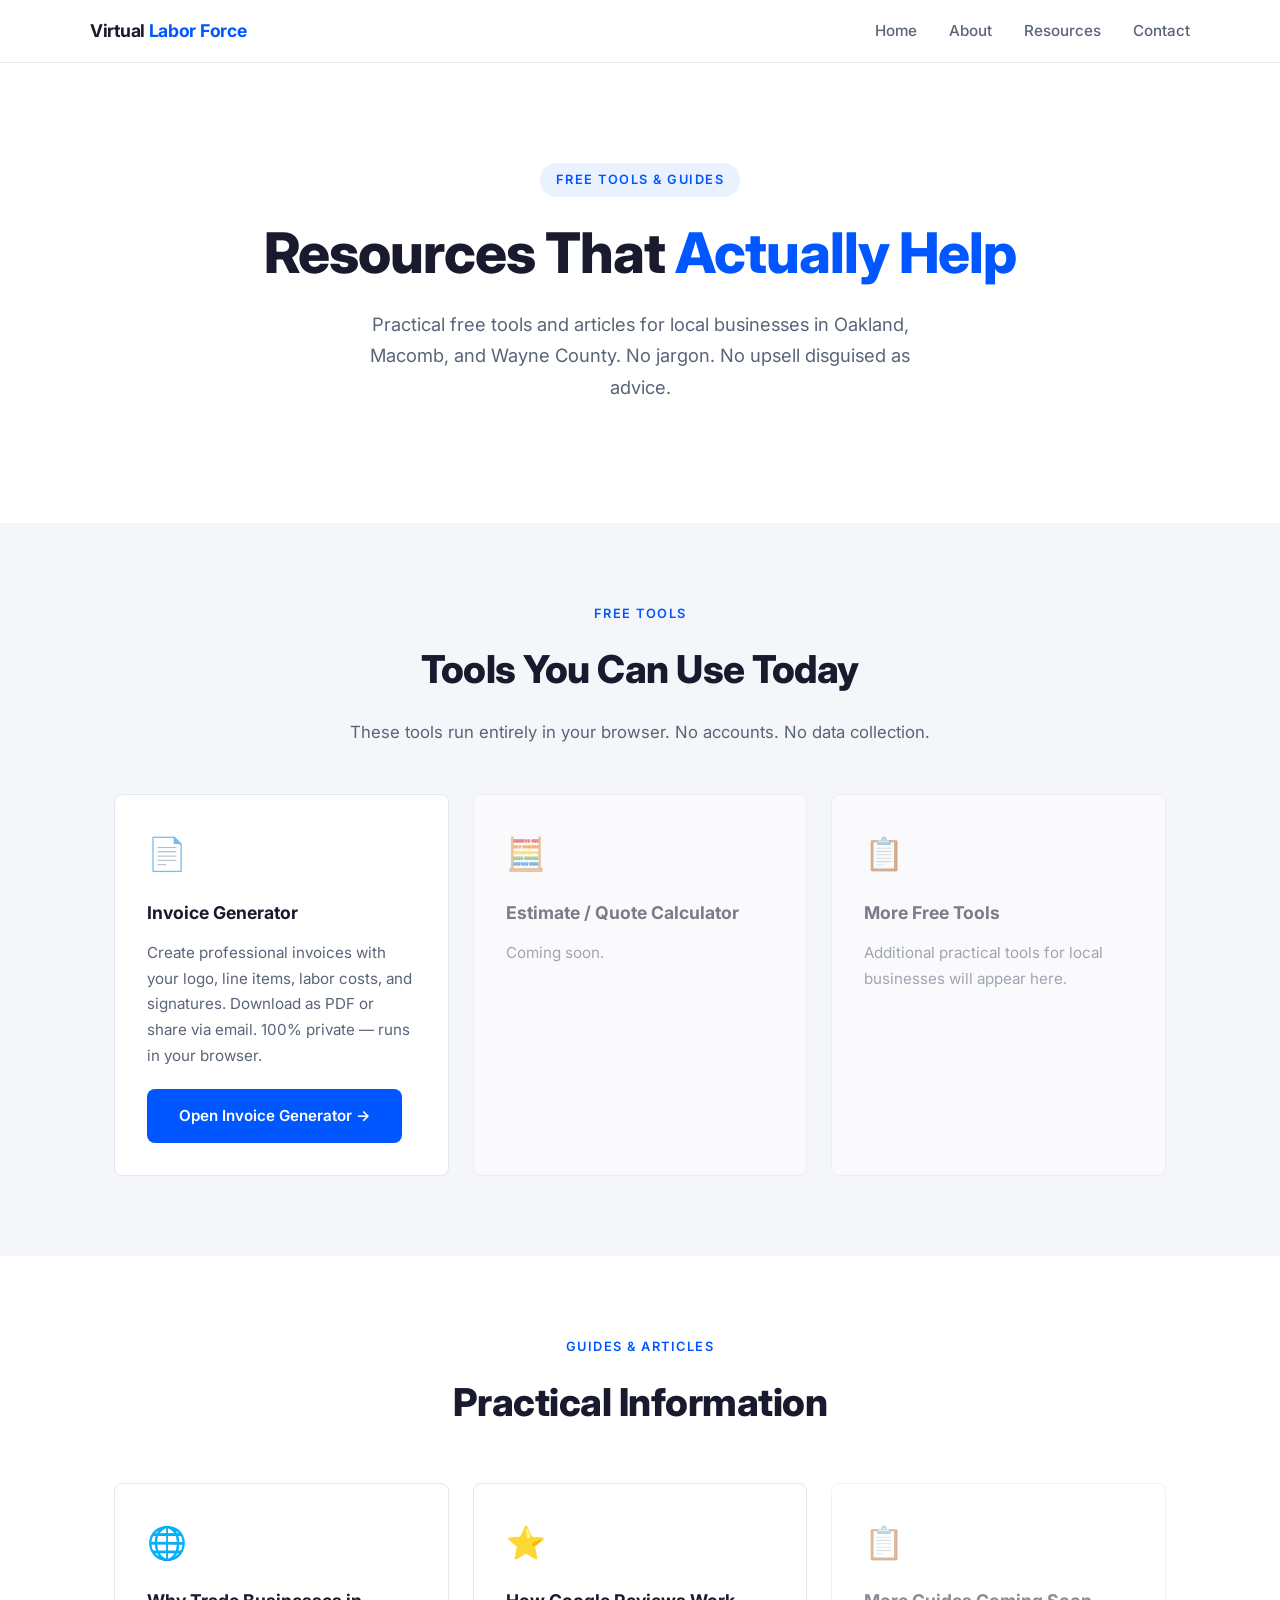
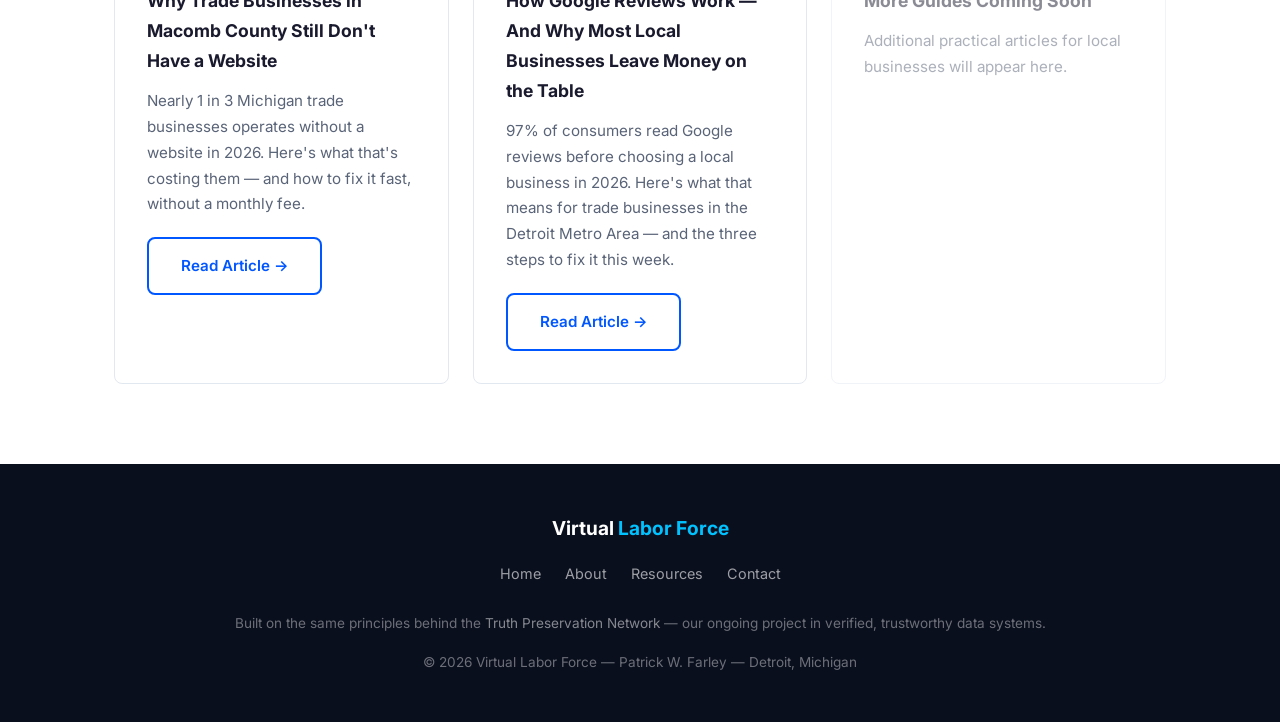
<file: resources.html>
<!DOCTYPE html>
<html lang="en">
<head>
  <meta charset="UTF-8" />
  <meta name="viewport" content="width=device-width, initial-scale=1.0" />
  <title>Resources for Local Businesses | Virtual Labor Force</title>
  <meta name="description" content="Free tools and practical guides for trade businesses and SMBs in the Detroit Metro area — invoices, automation tips, and resources that actually work." />
  <link rel="stylesheet" href="css/style.css" />
  <link rel="preconnect" href="https://fonts.googleapis.com" />
  <link href="https://fonts.googleapis.com/css2?family=Inter:wght@400;500;600;700;800&display=swap" rel="stylesheet" />
</head>
<body>

  <nav>
    <div class="nav-inner">
      <a href="index.html" class="nav-logo">Virtual <span>Labor Force</span></a>
      <ul class="nav-links">
        <li><a href="index.html">Home</a></li>
        <li><a href="about.html">About</a></li>
        <li><a href="resources.html">Resources</a></li>
        <li><a href="contact.html">Contact</a></li>
      </ul>
    </div>
  </nav>

  <section class="hero">
    <div class="hero-tag">Free Tools & Guides</div>
    <h1>Resources That <span>Actually Help</span></h1>
    <p>Practical free tools and articles for local businesses in Oakland, Macomb, and Wayne County. No jargon. No upsell disguised as advice.</p>
  </section>

  <!-- FREE TOOLS SECTION -->
  <section class="section section--soft">
    <div class="container">
      <div class="text-center" style="margin-bottom: 40px;">
        <p class="section-label">Free Tools</p>
        <h2 class="section-title">Tools You Can Use Today</h2>
        <p class="section-sub" style="margin: 0 auto;">These tools run entirely in your browser. No accounts. No data collection.</p>
      </div>

      <div class="card-grid">
        <div class="card">
          <div class="card-icon">📄</div>
          <h3>Invoice Generator</h3>
          <p>Create professional invoices with your logo, line items, labor costs, and signatures. Download as PDF or share via email. 100% private — runs in your browser.</p>
          <a href="tools/invoice-generator.html" class="btn btn-primary" style="margin-top: 20px; display: inline-block;">Open Invoice Generator →</a>
        </div>

        <!-- Placeholder for future tools -->
        <div class="card" style="opacity: 0.55;">
          <div class="card-icon">🧮</div>
          <h3>Estimate / Quote Calculator</h3>
          <p>Coming soon.</p>
        </div>

        <div class="card" style="opacity: 0.55;">
          <div class="card-icon">📋</div>
          <h3>More Free Tools</h3>
          <p>Additional practical tools for local businesses will appear here.</p>
        </div>
      </div>
    </div>
  </section>

  <!-- ARTICLES SECTION -->
  <section class="section">
    <div class="container">
      <div class="text-center" style="margin-bottom: 40px;">
        <p class="section-label">Guides & Articles</p>
        <h2 class="section-title">Practical Information</h2>
      </div>

      <div class="card-grid">

        <div class="card">
          <div class="card-icon">🌐</div>
          <h3>Why Trade Businesses in Macomb County Still Don't Have a Website</h3>
          <p>Nearly 1 in 3 Michigan trade businesses operates without a website in 2026. Here's what that's costing them — and how to fix it fast, without a monthly fee.</p>
          <a href="resources/article-why-trade-businesses-no-website.html" class="btn btn-outline" style="margin-top: 20px; display: inline-block;">Read Article →</a>
        </div>

        <div class="card">
          <div class="card-icon">⭐</div>
          <h3>How Google Reviews Work — And Why Most Local Businesses Leave Money on the Table</h3>
          <p>97% of consumers read Google reviews before choosing a local business in 2026. Here's what that means for trade businesses in the Detroit Metro Area — and the three steps to fix it this week.</p>
          <a href="resources/article-google-reviews-local-business.html" class="btn btn-outline" style="margin-top: 20px; display: inline-block;">Read Article →</a>
        </div>

        <div class="card" style="opacity: 0.5;">
          <div class="card-icon">📋</div>
          <h3>More Guides Coming Soon</h3>
          <p>Additional practical articles for local businesses will appear here.</p>
        </div>

      </div>
    </div>
  </section>

  <footer>
    <div class="footer-inner">
      <div class="footer-logo">Virtual <span>Labor Force</span></div>
      <ul class="footer-links">
        <li><a href="index.html">Home</a></li>
        <li><a href="about.html">About</a></li>
        <li><a href="resources.html">Resources</a></li>
        <li><a href="contact.html">Contact</a></li>
      </ul>
      <p class="footer-copy">Built on the same principles behind the <a href="tpn.html" style="color: rgba(255,255,255,0.5);">Truth Preservation Network</a> — our ongoing project in verified, trustworthy data systems.</p>
      <p class="footer-copy mt-16">© 2026 Virtual Labor Force — Patrick W. Farley — Detroit, Michigan</p>
    </div>
  </footer>

</body>
</html>
</file>
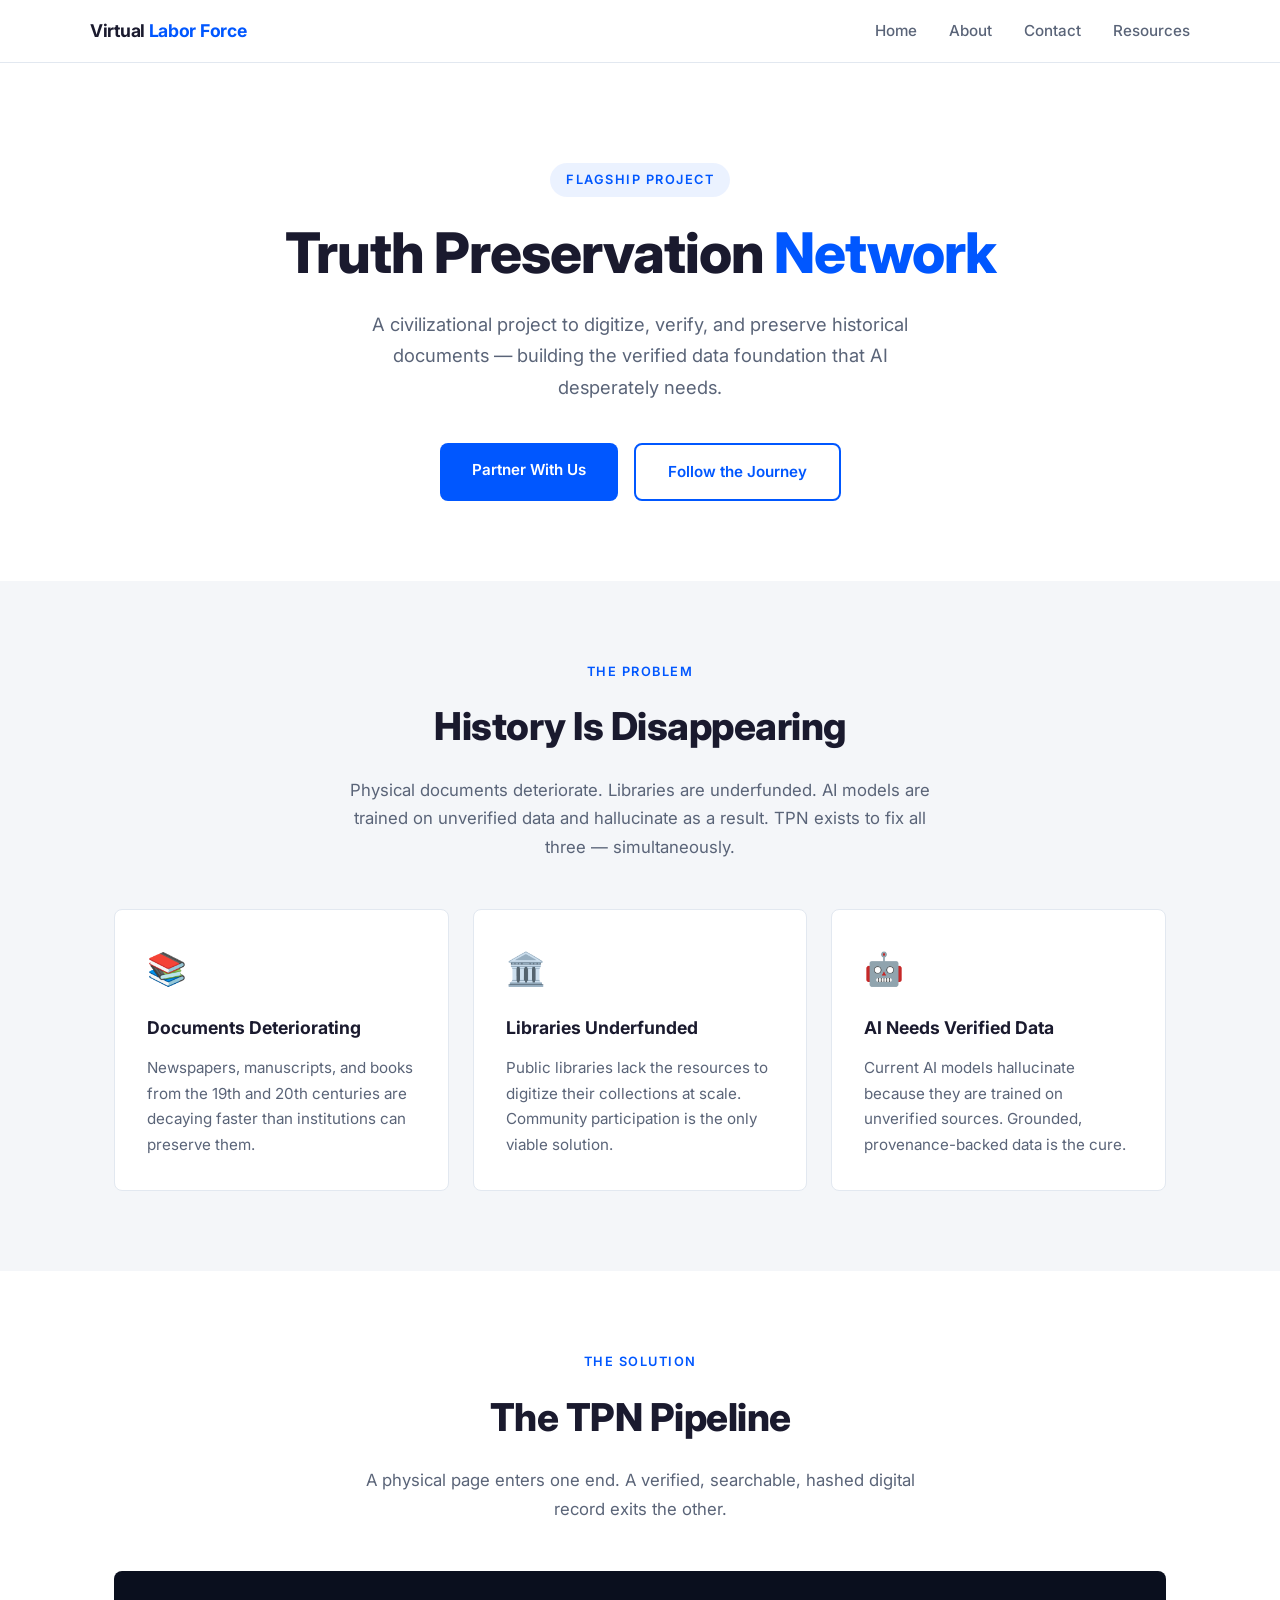
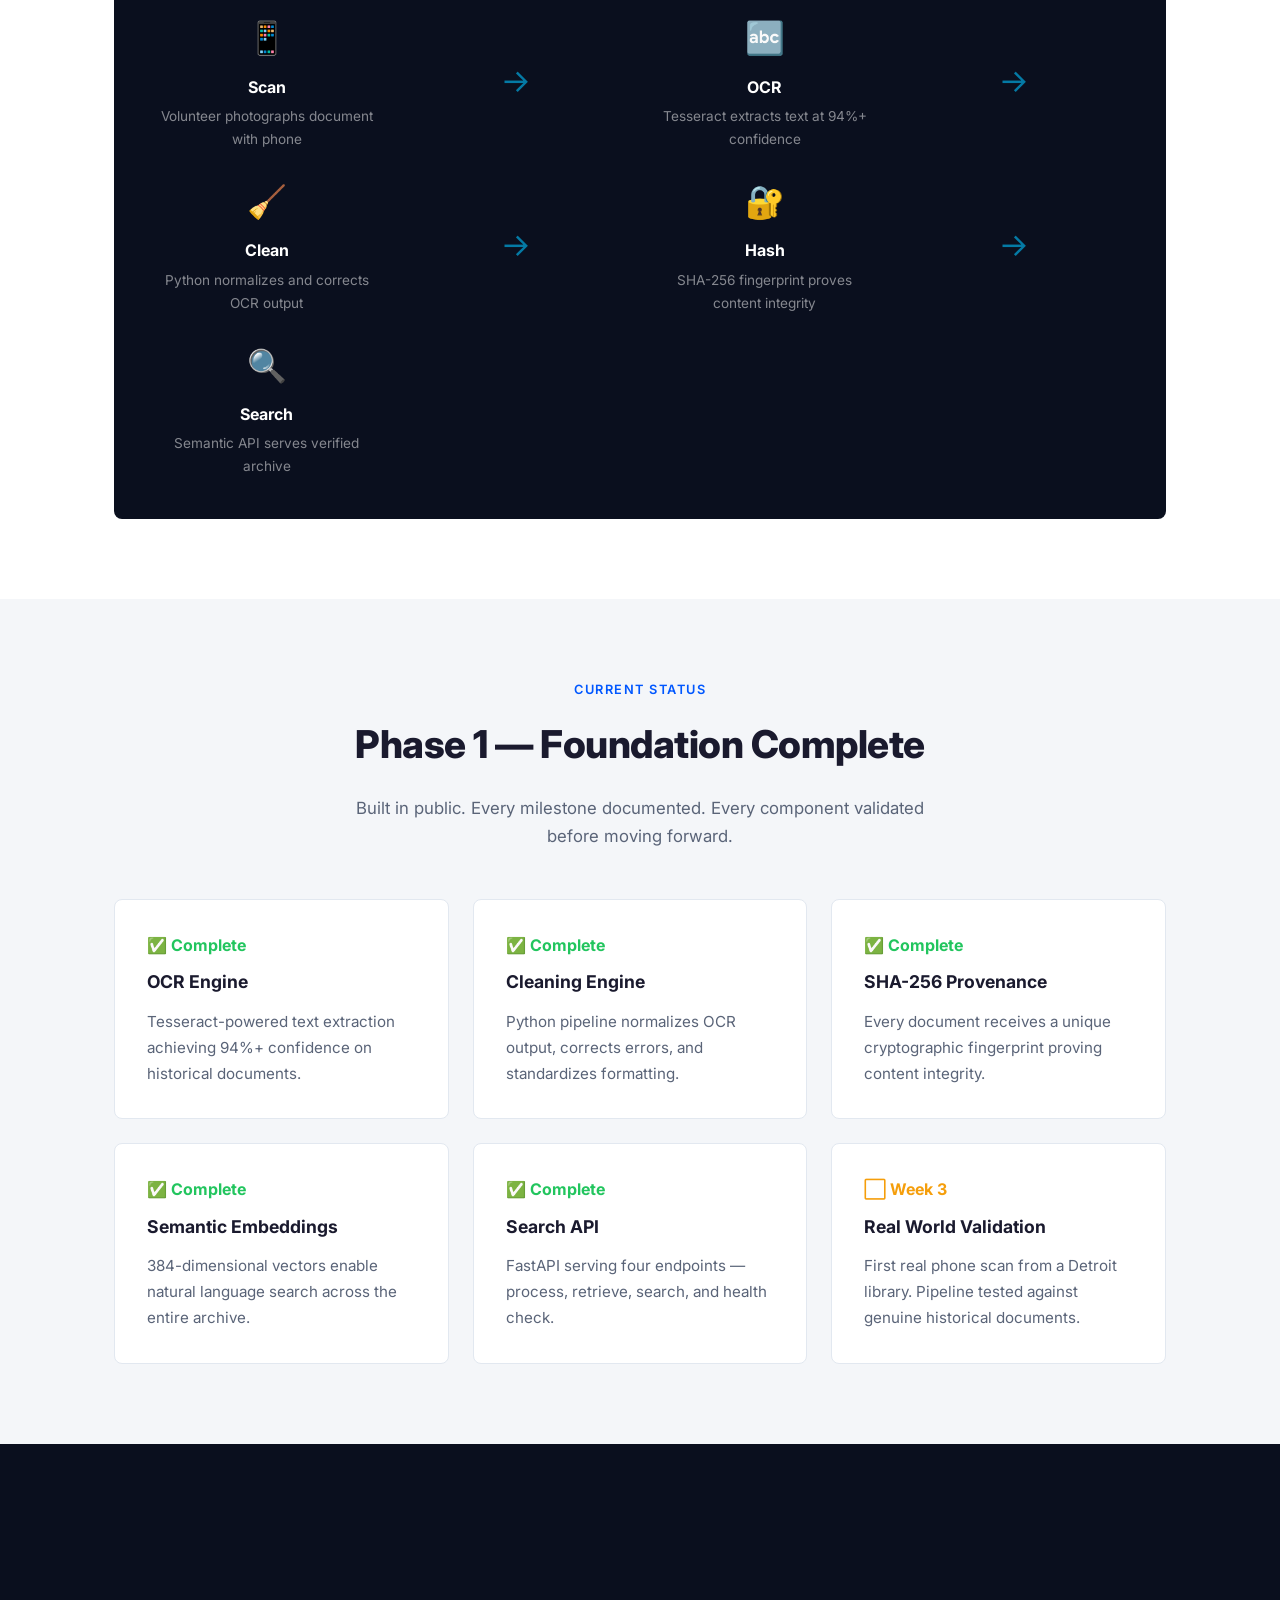
<file: tpn.html>
<!DOCTYPE html>
<html lang="en">
<head>
  <meta charset="UTF-8" />
  <meta name="viewport" content="width=device-width, initial-scale=1.0" />
  <title>Truth Preservation Network — Virtual Labor Force</title>
  <meta name="description" content="TPN digitizes historical documents through community participation, building verified datasets and APIs grounded in immutable sources." />
  <link rel="stylesheet" href="css/style.css" />
  <link rel="preconnect" href="https://fonts.googleapis.com" />
  <link href="https://fonts.googleapis.com/css2?family=Inter:wght@400;500;600;700;800&display=swap" rel="stylesheet" />
</head>
<body>

  <!-- NAVIGATION -->
  <nav>
    <div class="nav-inner">
      <a href="index.html" class="nav-logo">Virtual <span>Labor Force</span></a>
      <ul class="nav-links">
        <li><a href="index.html">Home</a></li>
        <li><a href="about.html">About</a></li>
        <li><a href="contact.html">Contact</a></li>
        <li><a href="resources.html">Resources</a></li>
      </ul>
    </div>
  </nav>

  <!-- HERO -->
  <section class="hero">
    <div class="hero-tag">Flagship Project</div>
    <h1>Truth Preservation <span>Network</span></h1>
    <p>
      A civilizational project to digitize, verify, and preserve 
      historical documents — building the verified data foundation 
      that AI desperately needs.
    </p>
    <div class="btn-group">
      <a href="contact.html" class="btn btn-primary">Partner With Us</a>
      <a href="journey.html" class="btn btn-outline">Follow the Journey</a>
    </div>
  </section>

  <!-- THE PROBLEM -->
  <section class="section section--soft">
    <div class="container">
      <div class="text-center">
        <p class="section-label">The Problem</p>
        <h2 class="section-title">History Is Disappearing</h2>
        <p class="section-sub" style="margin: 0 auto;">
          Physical documents deteriorate. Libraries are underfunded. 
          AI models are trained on unverified data and hallucinate as a result. 
          TPN exists to fix all three — simultaneously.
        </p>
      </div>

      <div class="card-grid" style="margin-top: 48px;">
        <div class="card">
          <div class="card-icon">📚</div>
          <h3>Documents Deteriorating</h3>
          <p>Newspapers, manuscripts, and books from the 19th and 20th centuries are decaying faster than institutions can preserve them.</p>
        </div>
        <div class="card">
          <div class="card-icon">🏛️</div>
          <h3>Libraries Underfunded</h3>
          <p>Public libraries lack the resources to digitize their collections at scale. Community participation is the only viable solution.</p>
        </div>
        <div class="card">
          <div class="card-icon">🤖</div>
          <h3>AI Needs Verified Data</h3>
          <p>Current AI models hallucinate because they are trained on unverified sources. Grounded, provenance-backed data is the cure.</p>
        </div>
      </div>
    </div>
  </section>

  <!-- THE SOLUTION -->
  <section class="section">
    <div class="container">
      <div class="text-center">
        <p class="section-label">The Solution</p>
        <h2 class="section-title">The TPN Pipeline</h2>
        <p class="section-sub" style="margin: 0 auto;">
          A physical page enters one end. A verified, searchable, 
          hashed digital record exits the other.
        </p>
      </div>

      <div style="margin-top: 48px; background: var(--color-bg-dark); 
                  border-radius: var(--radius); padding: 40px;">
        <div style="display: grid; grid-template-columns: repeat(auto-fit, minmax(200px, 1fr)); 
                    gap: 24px; text-align: center;">
          <div style="color: white;">
            <div style="font-size: 2rem; margin-bottom: 8px;">📱</div>
            <div style="font-weight: 700; margin-bottom: 4px;">Scan</div>
            <div style="color: rgba(255,255,255,0.5); font-size: 0.85rem;">
              Volunteer photographs document with phone
            </div>
          </div>
          <div style="color: rgba(0,194,255,0.6); font-size: 2rem; 
                      display: flex; align-items: center; justify-content: center;">→</div>
          <div style="color: white;">
            <div style="font-size: 2rem; margin-bottom: 8px;">🔤</div>
            <div style="font-weight: 700; margin-bottom: 4px;">OCR</div>
            <div style="color: rgba(255,255,255,0.5); font-size: 0.85rem;">
              Tesseract extracts text at 94%+ confidence
            </div>
          </div>
          <div style="color: rgba(0,194,255,0.6); font-size: 2rem; 
                      display: flex; align-items: center; justify-content: center;">→</div>
          <div style="color: white;">
            <div style="font-size: 2rem; margin-bottom: 8px;">🧹</div>
            <div style="font-weight: 700; margin-bottom: 4px;">Clean</div>
            <div style="color: rgba(255,255,255,0.5); font-size: 0.85rem;">
              Python normalizes and corrects OCR output
            </div>
          </div>
          <div style="color: rgba(0,194,255,0.6); font-size: 2rem; 
                      display: flex; align-items: center; justify-content: center;">→</div>
          <div style="color: white;">
            <div style="font-size: 2rem; margin-bottom: 8px;">🔐</div>
            <div style="font-weight: 700; margin-bottom: 4px;">Hash</div>
            <div style="color: rgba(255,255,255,0.5); font-size: 0.85rem;">
              SHA-256 fingerprint proves content integrity
            </div>
          </div>
          <div style="color: rgba(0,194,255,0.6); font-size: 2rem; 
                      display: flex; align-items: center; justify-content: center;">→</div>
          <div style="color: white;">
            <div style="font-size: 2rem; margin-bottom: 8px;">🔍</div>
            <div style="font-weight: 700; margin-bottom: 4px;">Search</div>
            <div style="color: rgba(255,255,255,0.5); font-size: 0.85rem;">
              Semantic API serves verified archive
            </div>
          </div>
        </div>
      </div>
    </div>
  </section>

  <!-- CURRENT STATUS -->
  <section class="section section--soft">
    <div class="container">
      <div class="text-center">
        <p class="section-label">Current Status</p>
        <h2 class="section-title">Phase 1 — Foundation Complete</h2>
        <p class="section-sub" style="margin: 0 auto;">
          Built in public. Every milestone documented. 
          Every component validated before moving forward.
        </p>
      </div>

      <div class="card-grid" style="margin-top: 48px;">
        <div class="card">
          <div style="color: #22c55e; font-weight: 700; 
                      margin-bottom: 8px;">✅ Complete</div>
          <h3>OCR Engine</h3>
          <p>Tesseract-powered text extraction achieving 94%+ confidence on historical documents.</p>
        </div>
        <div class="card">
          <div style="color: #22c55e; font-weight: 700; 
                      margin-bottom: 8px;">✅ Complete</div>
          <h3>Cleaning Engine</h3>
          <p>Python pipeline normalizes OCR output, corrects errors, and standardizes formatting.</p>
        </div>
        <div class="card">
          <div style="color: #22c55e; font-weight: 700; 
                      margin-bottom: 8px;">✅ Complete</div>
          <h3>SHA-256 Provenance</h3>
          <p>Every document receives a unique cryptographic fingerprint proving content integrity.</p>
        </div>
        <div class="card">
          <div style="color: #22c55e; font-weight: 700; 
                      margin-bottom: 8px;">✅ Complete</div>
          <h3>Semantic Embeddings</h3>
          <p>384-dimensional vectors enable natural language search across the entire archive.</p>
        </div>
        <div class="card">
          <div style="color: #22c55e; font-weight: 700; 
                      margin-bottom: 8px;">✅ Complete</div>
          <h3>Search API</h3>
          <p>FastAPI serving four endpoints — process, retrieve, search, and health check.</p>
        </div>
        <div class="card">
          <div style="color: #f59e0b; font-weight: 700; 
                      margin-bottom: 8px;">⬜ Week 3</div>
          <h3>Real World Validation</h3>
          <p>First real phone scan from a Detroit library. Pipeline tested against genuine historical documents.</p>
        </div>
      </div>
    </div>
  </section>

  <!-- ROADMAP -->
  <section class="section section--dark">
    <div class="container text
</file>
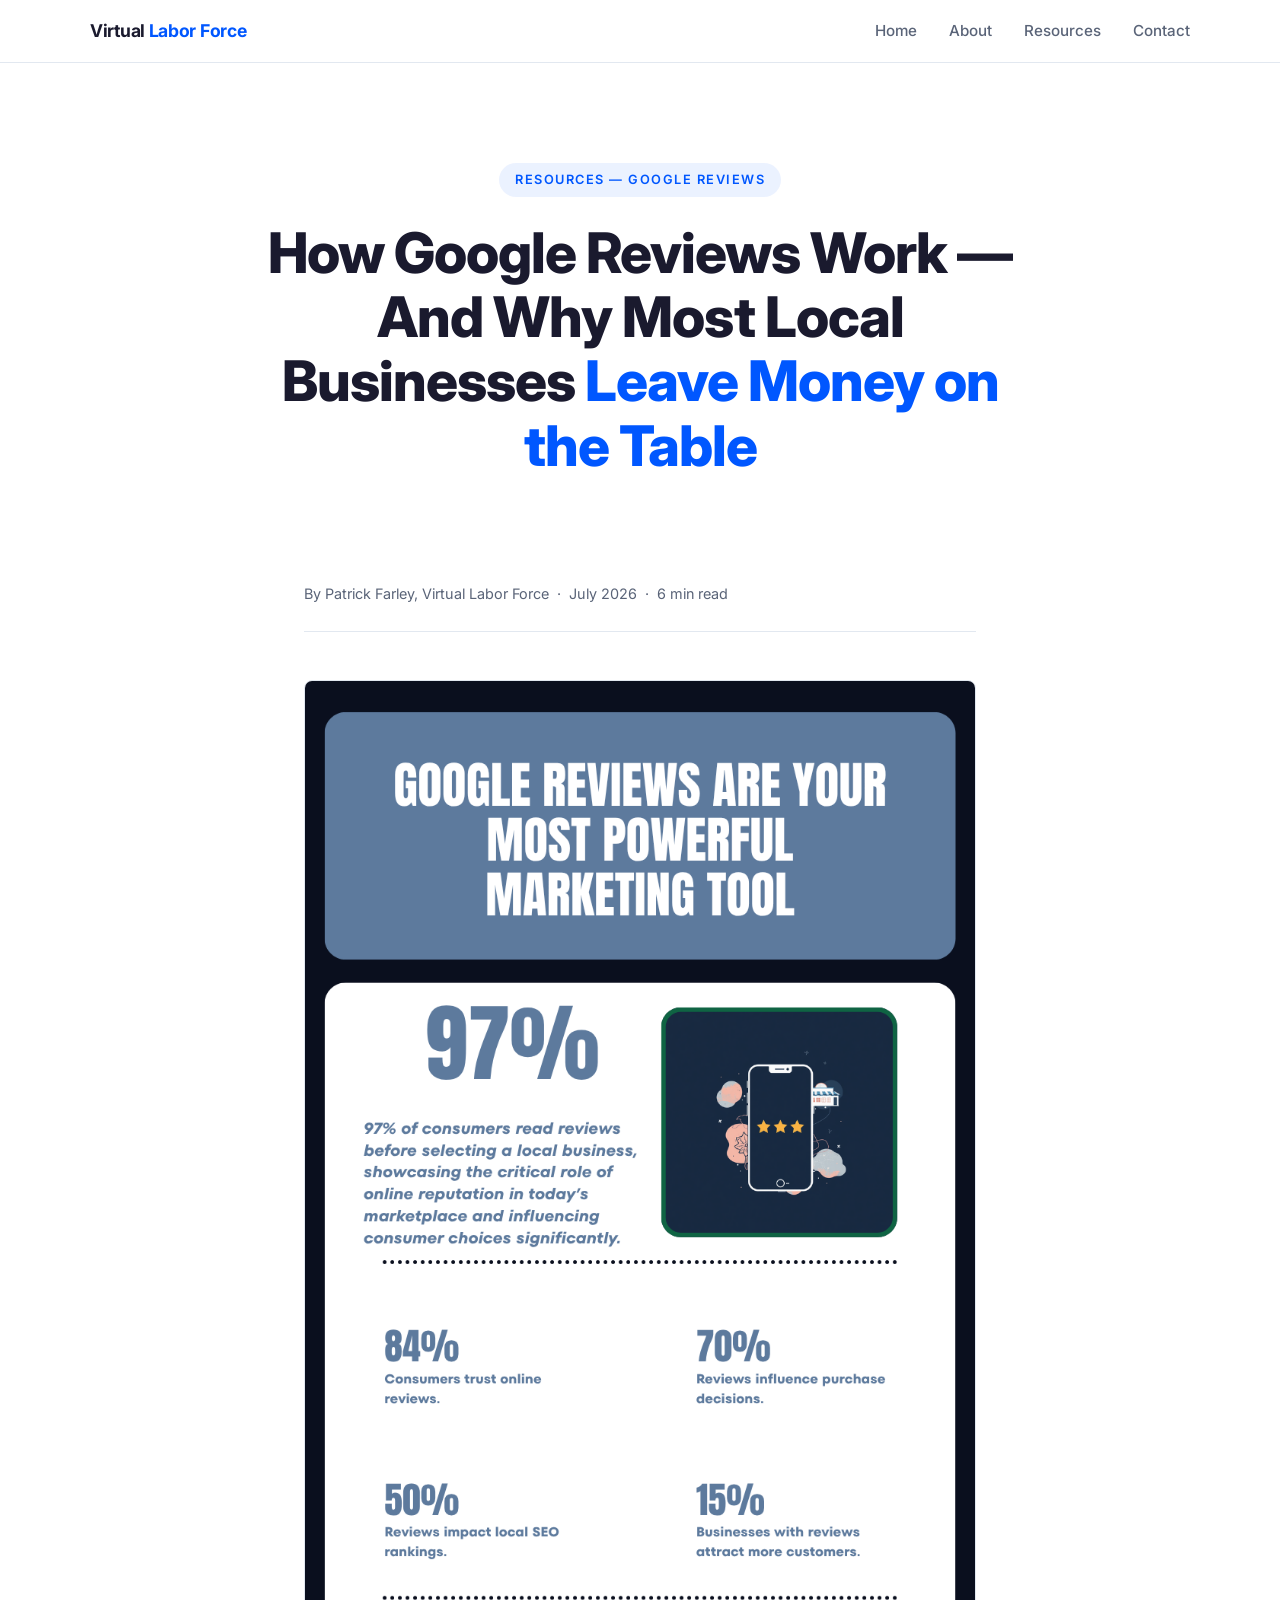
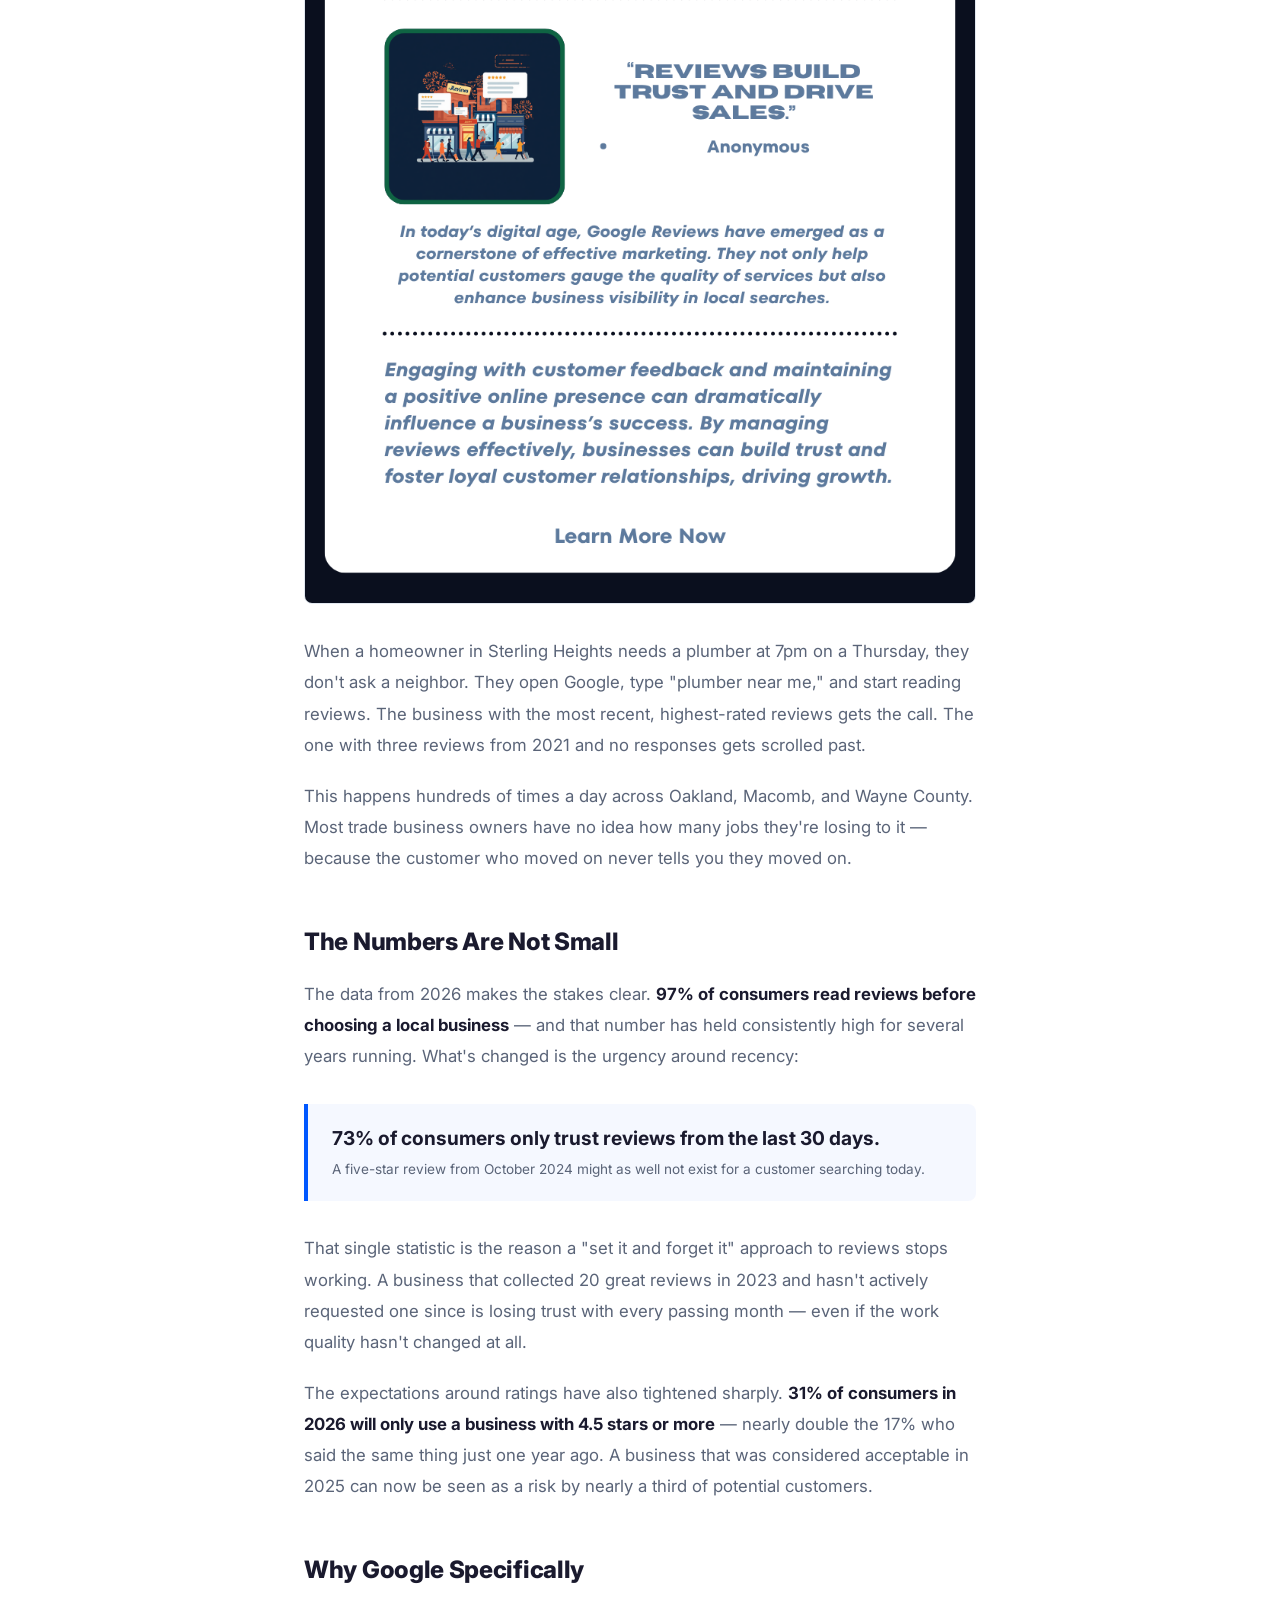
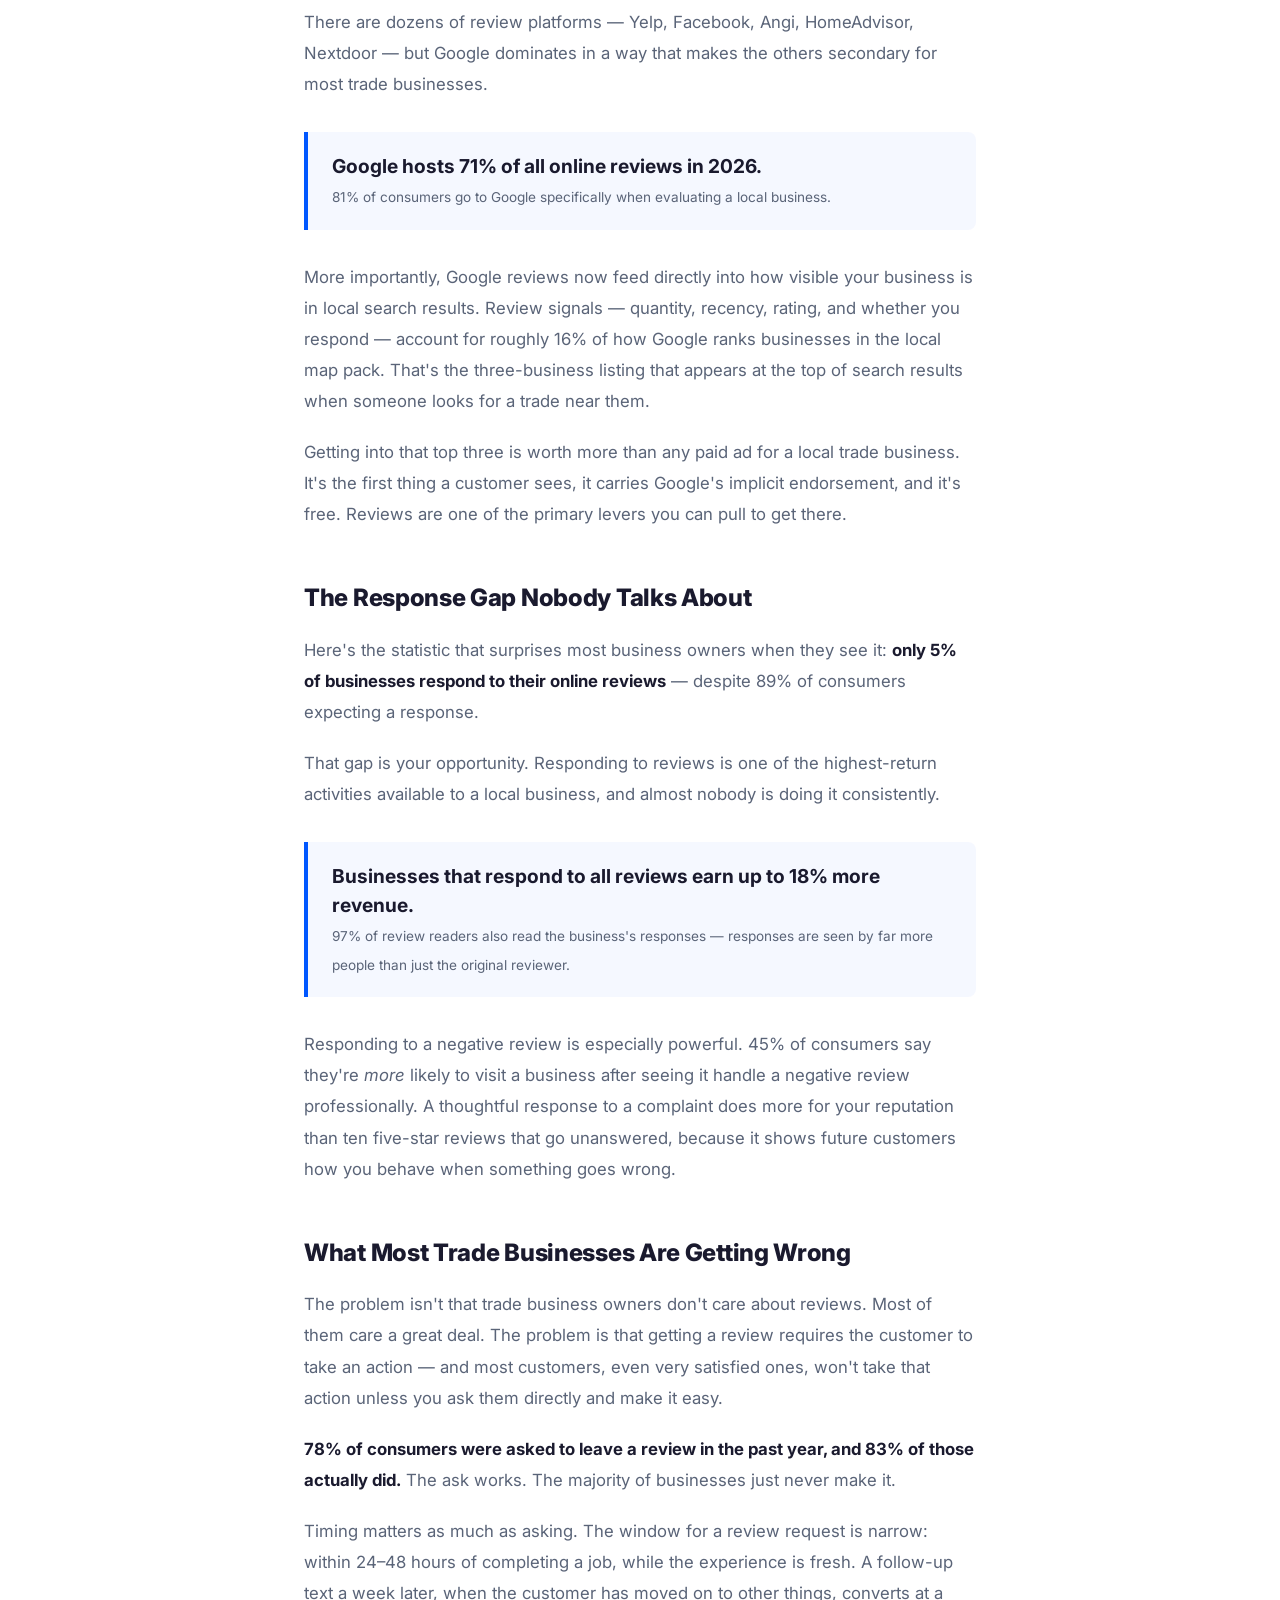
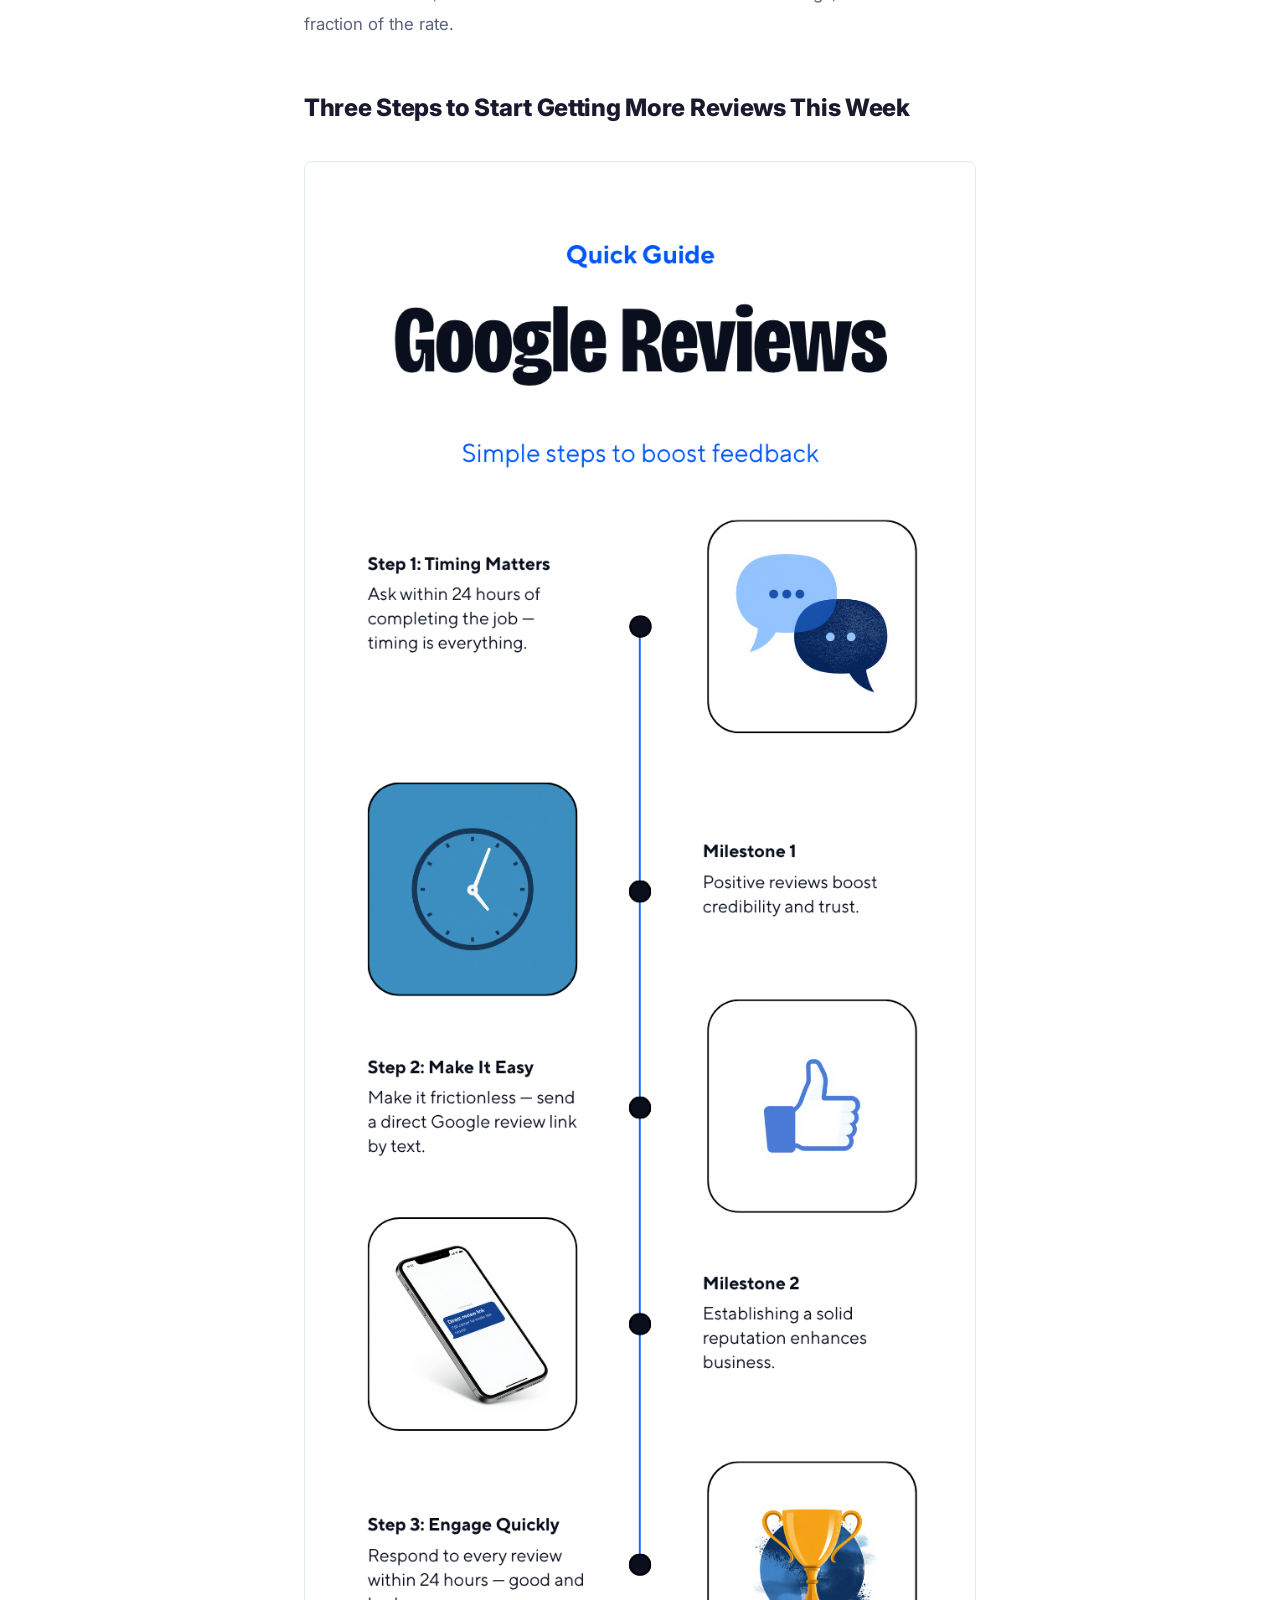
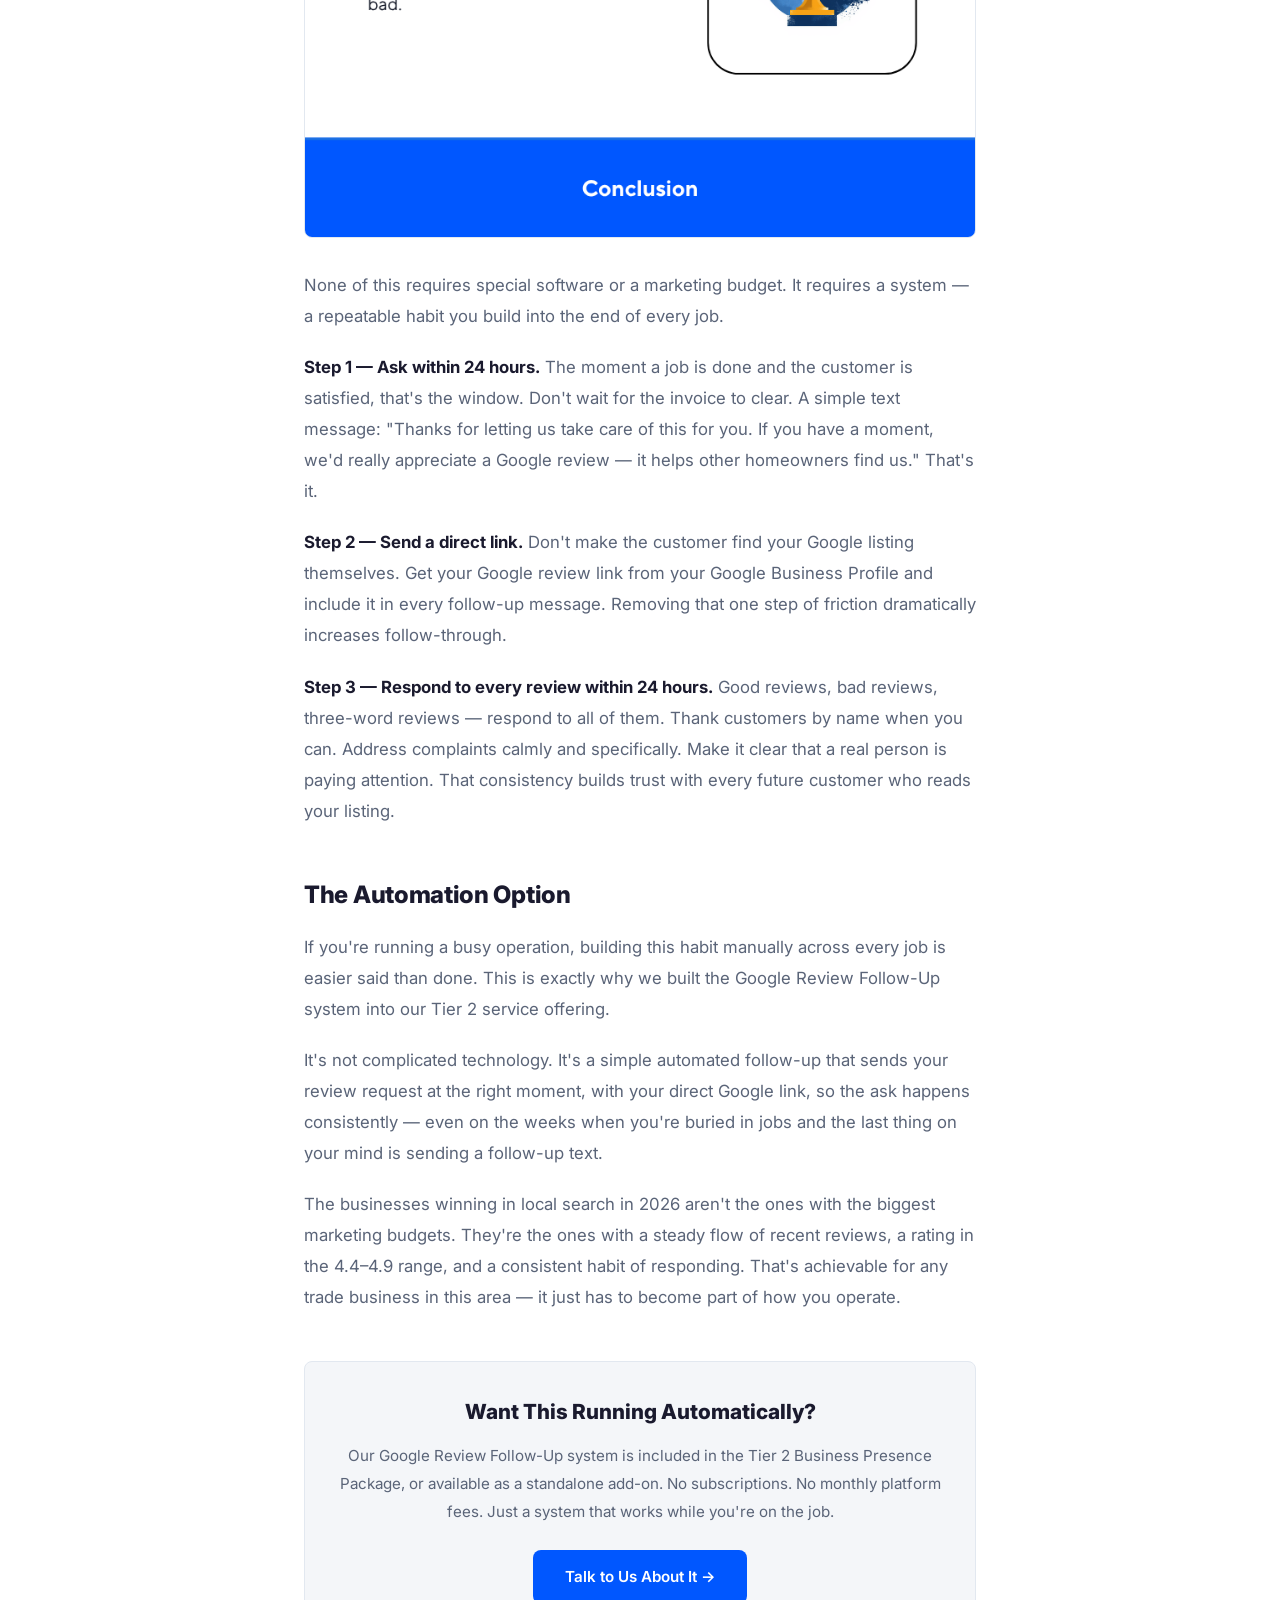
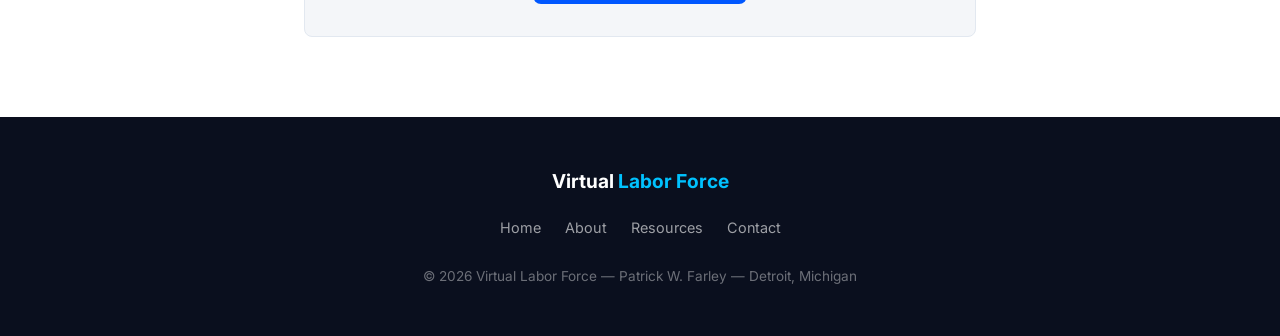
<file: resources/article-google-reviews-local-business.html>
<!DOCTYPE html>
<html lang="en">
<head>
  <meta charset="UTF-8" />
  <meta name="viewport" content="width=device-width, initial-scale=1.0" />
  <title>How Google Reviews Work — And Why Most Local Businesses Leave Money on the Table | Virtual Labor Force</title>
  <meta name="description" content="97% of consumers read Google reviews before choosing a local business in 2026. Here's what that means for trade businesses in Oakland, Macomb, and Wayne County." />
  <link rel="stylesheet" href="../css/style.css" />
  <link rel="preconnect" href="https://fonts.googleapis.com" />
  <link href="https://fonts.googleapis.com/css2?family=Inter:wght@400;500;600;700;800&display=swap" rel="stylesheet" />
  <style>
    .article-body {
      max-width: 720px;
      margin: 0 auto;
      padding: 0 24px 80px;
    }

    .article-body h2 {
      font-size: 1.5rem;
      font-weight: 800;
      margin: 48px 0 16px;
      letter-spacing: -0.3px;
    }

    .article-body p {
      color: var(--color-text-soft);
      font-size: 1.05rem;
      line-height: 1.85;
      margin-bottom: 20px;
    }

    .article-body strong {
      color: var(--color-text);
    }

    .article-body img {
      width: 100%;
      border-radius: var(--radius);
      margin: 32px 0;
      border: 1px solid var(--color-border);
    }

    .article-stat {
      background: rgba(0, 87, 255, 0.04);
      border-left: 4px solid var(--color-primary);
      border-radius: 0 var(--radius) var(--radius) 0;
      padding: 20px 24px;
      margin: 32px 0;
    }

    .article-stat p {
      font-size: 1.2rem;
      font-weight: 700;
      color: var(--color-text);
      margin: 0;
      line-height: 1.5;
    }

    .article-stat span {
      font-size: 0.85rem;
      font-weight: 400;
      color: var(--color-text-soft);
    }

    .article-meta {
      color: var(--color-text-soft);
      font-size: 0.9rem;
      margin-bottom: 48px;
      padding-bottom: 24px;
      border-bottom: 1px solid var(--color-border);
    }

    .article-cta {
      background: var(--color-bg-soft);
      border: 1px solid var(--color-border);
      border-radius: var(--radius);
      padding: 32px;
      margin-top: 48px;
      text-align: center;
    }

    .article-cta h3 {
      font-size: 1.3rem;
      font-weight: 800;
      margin-bottom: 12px;
    }

    .article-cta p {
      margin-bottom: 24px;
      font-size: 0.95rem;
    }
  </style>
</head>
<body>

  <!-- NAVIGATION -->
  <nav>
    <div class="nav-inner">
      <a href="../index.html" class="nav-logo">Virtual <span>Labor Force</span></a>
      <ul class="nav-links">
        <li><a href="../index.html">Home</a></li>
        <li><a href="../about.html">About</a></li>
        <li><a href="../resources.html">Resources</a></li>
        <li><a href="../contact.html">Contact</a></li>
      </ul>
    </div>
  </nav>

  <!-- HERO -->
  <section class="hero">
    <div class="hero-tag">Resources — Google Reviews</div>
    <h1>How Google Reviews Work — And Why Most Local Businesses <span>Leave Money on the Table</span></h1>
  </section>

  <!-- ARTICLE BODY -->
  <div class="article-body">

    <div class="article-meta">
      By Patrick Farley, Virtual Labor Force &nbsp;·&nbsp; July 2026 &nbsp;·&nbsp; 6 min read
    </div>

    <!-- HERO IMAGE -->
    <img
      src="google-reviews-hero.png"
      alt="Google Reviews are the most powerful free marketing tool for local businesses in Detroit Metro"
    />

    <p>
      When a homeowner in Sterling Heights needs a plumber at 7pm on a Thursday,
      they don't ask a neighbor. They open Google, type "plumber near me," and start
      reading reviews. The business with the most recent, highest-rated reviews gets
      the call. The one with three reviews from 2021 and no responses gets scrolled past.
    </p>

    <p>
      This happens hundreds of times a day across Oakland, Macomb, and Wayne County.
      Most trade business owners have no idea how many jobs they're losing to it —
      because the customer who moved on never tells you they moved on.
    </p>

    <h2>The Numbers Are Not Small</h2>



    <p>
      The data from 2026 makes the stakes clear. <strong>97% of consumers read reviews
      before choosing a local business</strong> — and that number has held consistently
      high for several years running. What's changed is the urgency around recency:
    </p>

    <div class="article-stat">
      <p>73% of consumers only trust reviews from the last 30 days.<br>
      <span>A five-star review from October 2024 might as well not exist for a customer searching today.</span></p>
    </div>

    <p>
      That single statistic is the reason a "set it and forget it" approach to reviews
      stops working. A business that collected 20 great reviews in 2023 and hasn't
      actively requested one since is losing trust with every passing month —
      even if the work quality hasn't changed at all.
    </p>

    <p>
      The expectations around ratings have also tightened sharply.
      <strong>31% of consumers in 2026 will only use a business with 4.5 stars or more</strong>
      — nearly double the 17% who said the same thing just one year ago.
      A business that was considered acceptable in 2025 can now be seen as a risk
      by nearly a third of potential customers.
    </p>

    <h2>Why Google Specifically</h2>

    <p>
      There are dozens of review platforms — Yelp, Facebook, Angi, HomeAdvisor,
      Nextdoor — but Google dominates in a way that makes the others secondary
      for most trade businesses.
    </p>

    <div class="article-stat">
      <p>Google hosts 71% of all online reviews in 2026.<br>
      <span>81% of consumers go to Google specifically when evaluating a local business.</span></p>
    </div>

    <p>
      More importantly, Google reviews now feed directly into how visible your business
      is in local search results. Review signals — quantity, recency, rating, and whether
      you respond — account for roughly 16% of how Google ranks businesses in the
      local map pack. That's the three-business listing that appears at the top of
      search results when someone looks for a trade near them.
    </p>

    <p>
      Getting into that top three is worth more than any paid ad for a local trade business.
      It's the first thing a customer sees, it carries Google's implicit endorsement,
      and it's free. Reviews are one of the primary levers you can pull to get there.
    </p>

    <h2>The Response Gap Nobody Talks About</h2>

    <p>
      Here's the statistic that surprises most business owners when they see it:
      <strong>only 5% of businesses respond to their online reviews</strong> —
      despite 89% of consumers expecting a response.
    </p>

    <p>
      That gap is your opportunity. Responding to reviews is one of the highest-return
      activities available to a local business, and almost nobody is doing it consistently.
    </p>

    <div class="article-stat">
      <p>Businesses that respond to all reviews earn up to 18% more revenue.<br>
      <span>97% of review readers also read the business's responses — responses are seen by far more people than just the original reviewer.</span></p>
    </div>

    <p>
      Responding to a negative review is especially powerful.
      45% of consumers say they're <em>more</em> likely to visit a business after seeing it
      handle a negative review professionally. A thoughtful response to a complaint
      does more for your reputation than ten five-star reviews that go
      unanswered, because it shows future customers how you behave when
      something goes wrong.
    </p>

    <h2>What Most Trade Businesses Are Getting Wrong</h2>

    <p>
      The problem isn't that trade business owners don't care about reviews.
      Most of them care a great deal. The problem is that getting a review requires
      the customer to take an action — and most customers, even very satisfied ones,
      won't take that action unless you ask them directly and make it easy.
    </p>

    <p>
      <strong>78% of consumers were asked to leave a review in the past year,
      and 83% of those actually did.</strong> The ask works. The majority of businesses
      just never make it.
    </p>

    <p>
      Timing matters as much as asking. The window for a review request is narrow:
      within 24–48 hours of completing a job, while the experience is fresh.
      A follow-up text a week later, when the customer has moved on to other things,
      converts at a fraction of the rate.
    </p>

    <h2>Three Steps to Start Getting More Reviews This Week</h2>

    <!-- CHECKLIST IMAGE -->
    <img
      src="google-reviews-checklist.png"
      alt="3-step checklist for getting more Google reviews as a local trade business"
    />

    <p>
      None of this requires special software or a marketing budget.
      It requires a system — a repeatable habit you build into the end of every job.
    </p>

    <p>
      <strong>Step 1 — Ask within 24 hours.</strong> The moment a job is done and
      the customer is satisfied, that's the window. Don't wait for the invoice to
      clear. A simple text message: "Thanks for letting us take care of this for you.
      If you have a moment, we'd really appreciate a Google review — it helps other
      homeowners find us." That's it.
    </p>

    <p>
      <strong>Step 2 — Send a direct link.</strong> Don't make the customer find your
      Google listing themselves. Get your Google review link from your Google Business
      Profile and include it in every follow-up message. Removing that one step of
      friction dramatically increases follow-through.
    </p>

    <p>
      <strong>Step 3 — Respond to every review within 24 hours.</strong>
      Good reviews, bad reviews, three-word reviews — respond to all of them.
      Thank customers by name when you can. Address complaints calmly and specifically.
      Make it clear that a real person is paying attention. That consistency builds
      trust with every future customer who reads your listing.
    </p>

    <h2>The Automation Option</h2>

    <p>
      If you're running a busy operation, building this habit manually across every
      job is easier said than done. This is exactly why we built the
      Google Review Follow-Up system into our Tier 2 service offering.
    </p>

    <p>
      It's not complicated technology. It's a simple automated follow-up that sends
      your review request at the right moment, with your direct Google link,
      so the ask happens consistently — even on the weeks when you're buried in jobs
      and the last thing on your mind is sending a follow-up text.
    </p>

    <p>
      The businesses winning in local search in 2026 aren't the ones with the
      biggest marketing budgets. They're the ones with a steady flow of recent reviews,
      a rating in the 4.4–4.9 range, and a consistent habit of responding.
      That's achievable for any trade business in this area — it just has to become
      part of how you operate.
    </p>

    <!-- CTA -->
    <div class="article-cta">
      <h3>Want This Running Automatically?</h3>
      <p>
        Our Google Review Follow-Up system is included in the Tier 2 Business Presence Package,
        or available as a standalone add-on. No subscriptions. No monthly platform fees.
        Just a system that works while you're on the job.
      </p>
      <a href="../contact.html" class="btn btn-primary">Talk to Us About It →</a>
    </div>

  </div>

  <!-- FOOTER -->
  <footer>
    <div class="footer-inner">
      <div class="footer-logo">Virtual <span>Labor Force</span></div>
      <ul class="footer-links">
        <li><a href="../index.html">Home</a></li>
        <li><a href="../about.html">About</a></li>
        <li><a href="../resources.html">Resources</a></li>
        <li><a href="../contact.html">Contact</a></li>
      </ul>
      <p class="footer-copy">
        © 2026 Virtual Labor Force — Patrick W. Farley — Detroit, Michigan
      </p>
    </div>
  </footer>

</body>
</html>
</file>
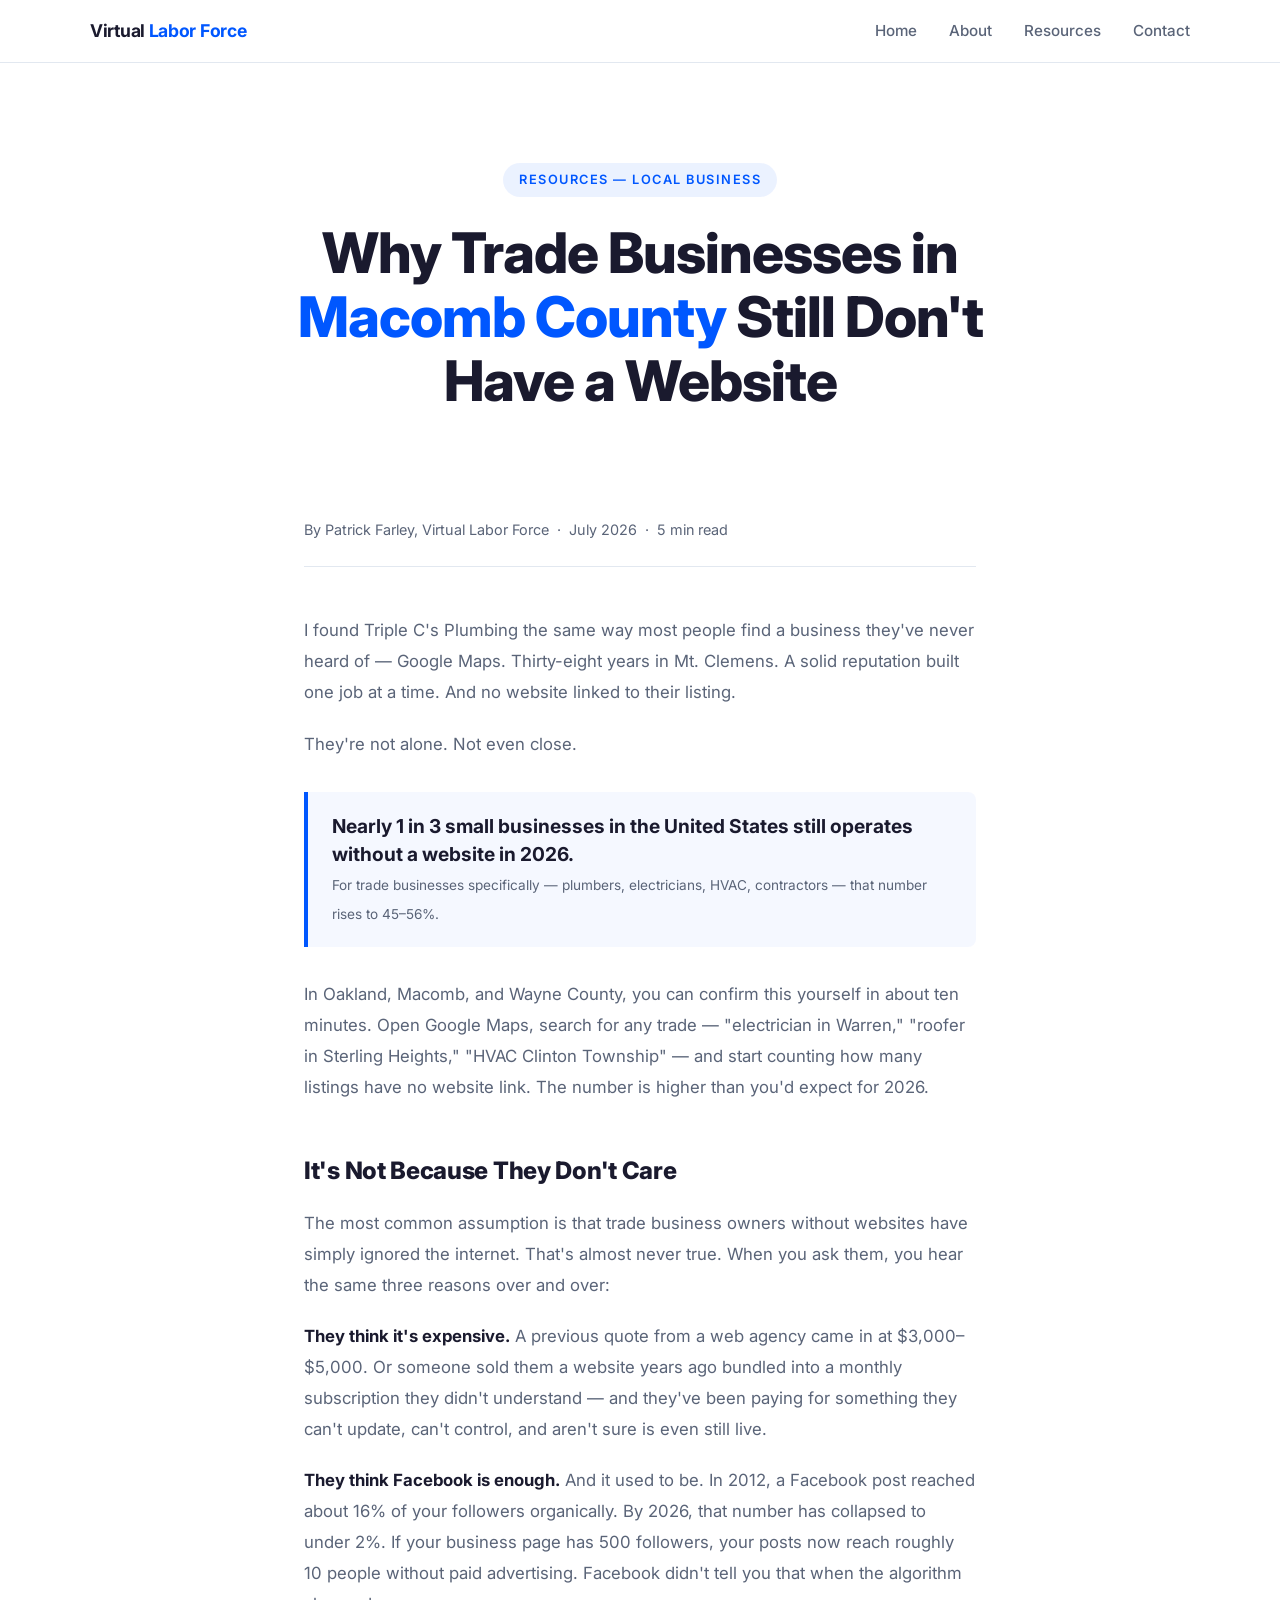
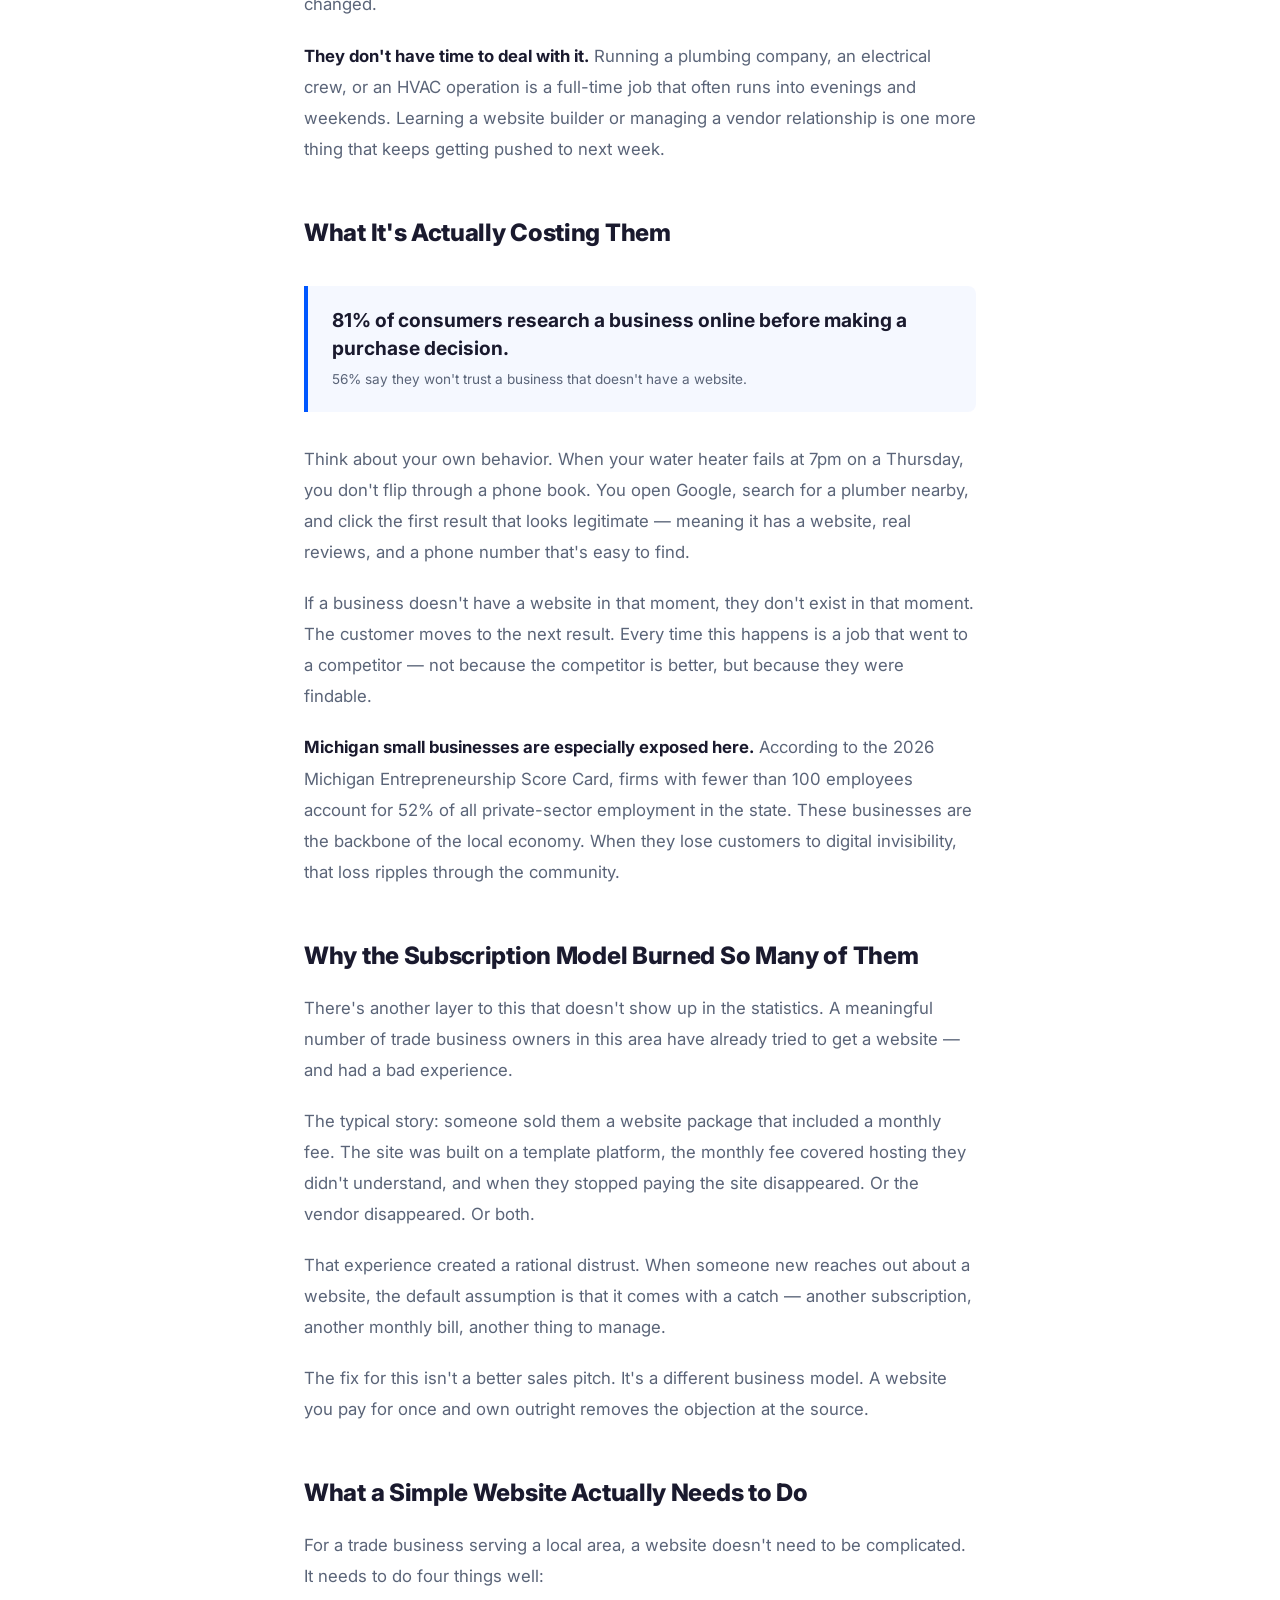
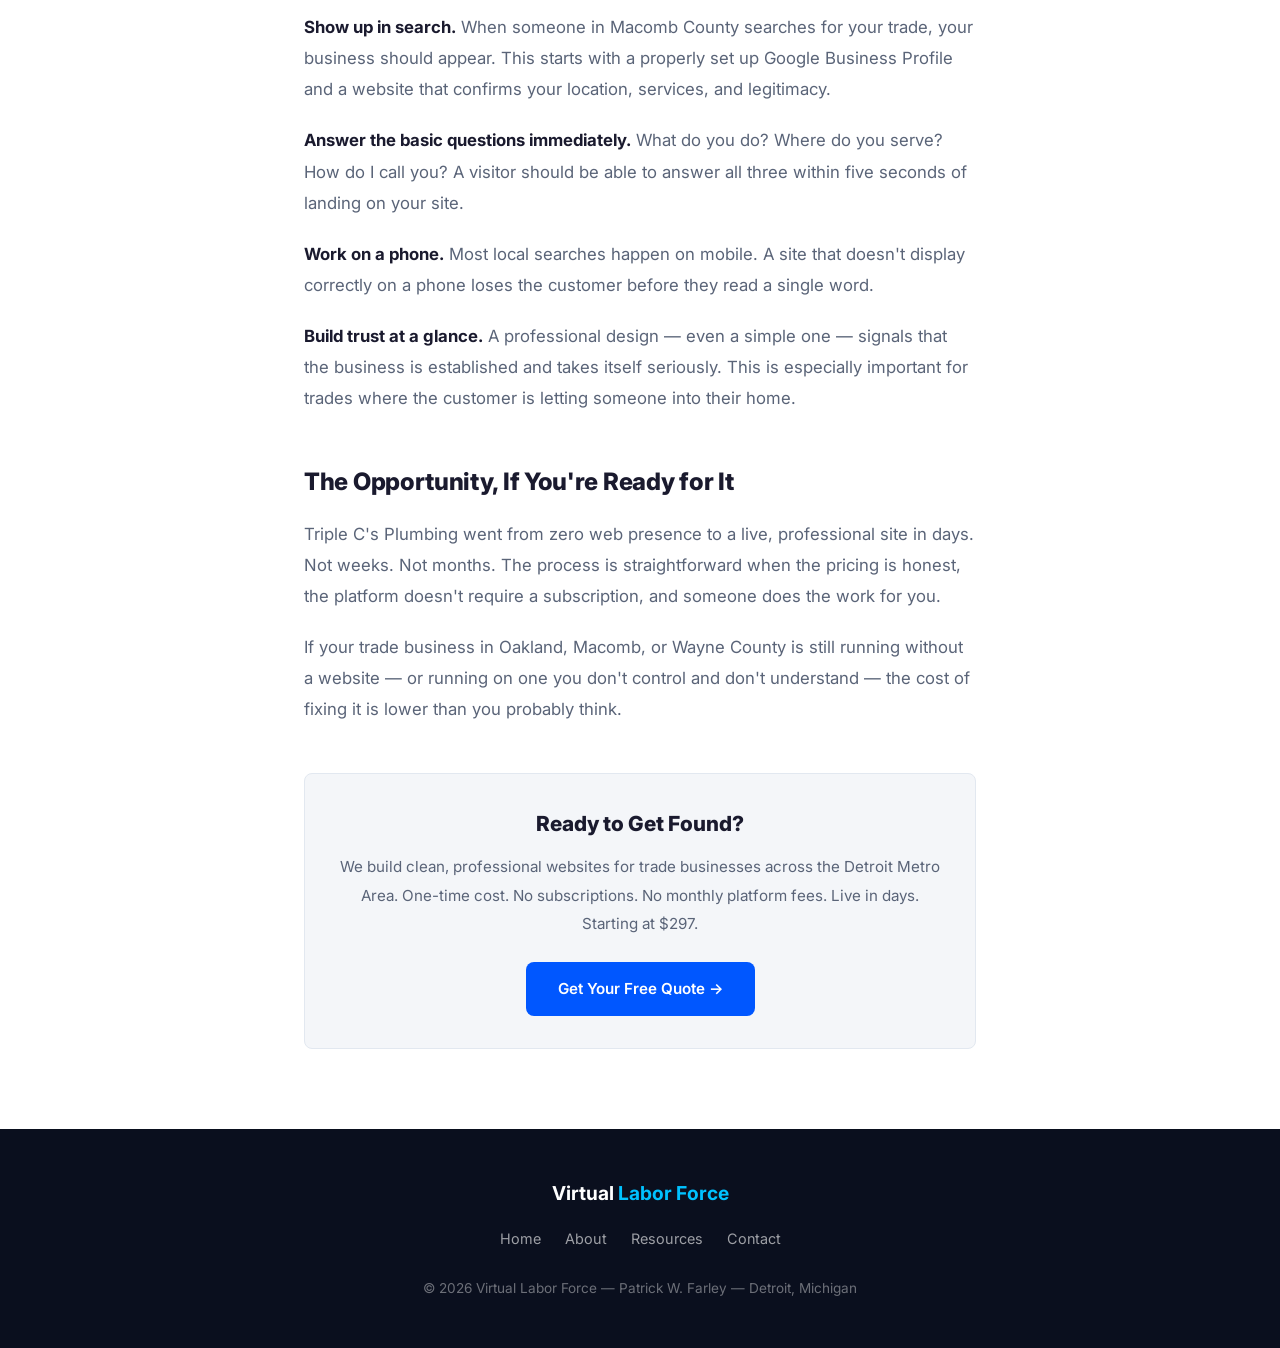
<file: resources/article-why-trade-businesses-no-website.html>
<!DOCTYPE html>
<html lang="en">
<head>
  <meta charset="UTF-8" />
  <meta name="viewport" content="width=device-width, initial-scale=1.0" />
  <title>Why Trade Businesses in Macomb County Still Don't Have a Website | Virtual Labor Force</title>
  <meta name="description" content="Nearly 1 in 3 Michigan trade businesses operates without a website in 2026. Here's what that's costing them — and how to fix it fast, without a monthly fee." />
  <link rel="stylesheet" href="../css/style.css" />
  <link rel="preconnect" href="https://fonts.googleapis.com" />
  <link href="https://fonts.googleapis.com/css2?family=Inter:wght@400;500;600;700;800&display=swap" rel="stylesheet" />
  <style>
    .article-body {
      max-width: 720px;
      margin: 0 auto;
      padding: 0 24px 80px;
    }

    .article-body h2 {
      font-size: 1.5rem;
      font-weight: 800;
      margin: 48px 0 16px;
      letter-spacing: -0.3px;
    }

    .article-body p {
      color: var(--color-text-soft);
      font-size: 1.05rem;
      line-height: 1.85;
      margin-bottom: 20px;
    }

    .article-body strong {
      color: var(--color-text);
    }

    .article-stat {
      background: rgba(0, 87, 255, 0.04);
      border-left: 4px solid var(--color-primary);
      border-radius: 0 var(--radius) var(--radius) 0;
      padding: 20px 24px;
      margin: 32px 0;
    }

    .article-stat p {
      font-size: 1.2rem;
      font-weight: 700;
      color: var(--color-text);
      margin: 0;
      line-height: 1.5;
    }

    .article-stat span {
      font-size: 0.85rem;
      font-weight: 400;
      color: var(--color-text-soft);
    }

    .article-meta {
      color: var(--color-text-soft);
      font-size: 0.9rem;
      margin-bottom: 48px;
      padding-bottom: 24px;
      border-bottom: 1px solid var(--color-border);
    }

    .article-cta {
      background: var(--color-bg-soft);
      border: 1px solid var(--color-border);
      border-radius: var(--radius);
      padding: 32px;
      margin-top: 48px;
      text-align: center;
    }

    .article-cta h3 {
      font-size: 1.3rem;
      font-weight: 800;
      margin-bottom: 12px;
    }

    .article-cta p {
      margin-bottom: 24px;
      font-size: 0.95rem;
    }
  </style>
</head>
<body>

  <!-- NAVIGATION -->
  <nav>
    <div class="nav-inner">
      <a href="../index.html" class="nav-logo">Virtual <span>Labor Force</span></a>
      <ul class="nav-links">
        <li><a href="../index.html">Home</a></li>
        <li><a href="../about.html">About</a></li>
        <li><a href="../resources.html">Resources</a></li>
        <li><a href="../contact.html">Contact</a></li>
      </ul>
    </div>
  </nav>

  <!-- HERO -->
  <section class="hero">
    <div class="hero-tag">Resources — Local Business</div>
    <h1>Why Trade Businesses in <span>Macomb County</span> Still Don't Have a Website</h1>
  </section>

  <!-- ARTICLE BODY -->
  <div class="article-body">

    <div class="article-meta">
      By Patrick Farley, Virtual Labor Force &nbsp;·&nbsp; July 2026 &nbsp;·&nbsp; 5 min read
    </div>

    <p>
      I found Triple C's Plumbing the same way most people find a business they've never heard of —
      Google Maps. Thirty-eight years in Mt. Clemens. A solid reputation built one job at a time.
      And no website linked to their listing.
    </p>

    <p>
      They're not alone. Not even close.
    </p>

    <div class="article-stat">
      <p>Nearly 1 in 3 small businesses in the United States still operates without a website in 2026.<br>
      <span>For trade businesses specifically — plumbers, electricians, HVAC, contractors — that number rises to 45–56%.</span></p>
    </div>

    <p>
      In Oakland, Macomb, and Wayne County, you can confirm this yourself in about ten minutes.
      Open Google Maps, search for any trade — "electrician in Warren," "roofer in Sterling Heights,"
      "HVAC Clinton Township" — and start counting how many listings have no website link.
      The number is higher than you'd expect for 2026.
    </p>

    <h2>It's Not Because They Don't Care</h2>

    <p>
      The most common assumption is that trade business owners without websites have simply
      ignored the internet. That's almost never true. When you ask them, you hear the same
      three reasons over and over:
    </p>

    <p>
      <strong>They think it's expensive.</strong> A previous quote from a web agency came in at
      $3,000–$5,000. Or someone sold them a website years ago bundled into a monthly subscription
      they didn't understand — and they've been paying for something they can't update, can't
      control, and aren't sure is even still live.
    </p>

    <p>
      <strong>They think Facebook is enough.</strong> And it used to be. In 2012, a Facebook
      post reached about 16% of your followers organically. By 2026, that number has collapsed
      to under 2%. If your business page has 500 followers, your posts now reach roughly
      10 people without paid advertising. Facebook didn't tell you that when the algorithm changed.
    </p>

    <p>
      <strong>They don't have time to deal with it.</strong> Running a plumbing company,
      an electrical crew, or an HVAC operation is a full-time job that often runs into evenings
      and weekends. Learning a website builder or managing a vendor relationship is one more
      thing that keeps getting pushed to next week.
    </p>

    <h2>What It's Actually Costing Them</h2>

    <div class="article-stat">
      <p>81% of consumers research a business online before making a purchase decision.<br>
      <span>56% say they won't trust a business that doesn't have a website.</span></p>
    </div>

    <p>
      Think about your own behavior. When your water heater fails at 7pm on a Thursday,
      you don't flip through a phone book. You open Google, search for a plumber nearby,
      and click the first result that looks legitimate — meaning it has a website, real reviews,
      and a phone number that's easy to find.
    </p>

    <p>
      If a business doesn't have a website in that moment, they don't exist in that moment.
      The customer moves to the next result. Every time this happens is a job that went to
      a competitor — not because the competitor is better, but because they were findable.
    </p>

    <p>
      <strong>Michigan small businesses are especially exposed here.</strong> According to the
      2026 Michigan Entrepreneurship Score Card, firms with fewer than 100 employees account
      for 52% of all private-sector employment in the state. These businesses are the backbone
      of the local economy. When they lose customers to digital invisibility,
      that loss ripples through the community.
    </p>

    <h2>Why the Subscription Model Burned So Many of Them</h2>

    <p>
      There's another layer to this that doesn't show up in the statistics. A meaningful
      number of trade business owners in this area have already tried to get a website —
      and had a bad experience.
    </p>

    <p>
      The typical story: someone sold them a website package that included a monthly fee.
      The site was built on a template platform, the monthly fee covered hosting they
      didn't understand, and when they stopped paying the site disappeared. Or the vendor
      disappeared. Or both.
    </p>

    <p>
      That experience created a rational distrust. When someone new reaches out about a website,
      the default assumption is that it comes with a catch — another subscription,
      another monthly bill, another thing to manage.
    </p>

    <p>
      The fix for this isn't a better sales pitch. It's a different business model.
      A website you pay for once and own outright removes the objection at the source.
    </p>

    <h2>What a Simple Website Actually Needs to Do</h2>

    <p>
      For a trade business serving a local area, a website doesn't need to be complicated.
      It needs to do four things well:
    </p>

    <p>
      <strong>Show up in search.</strong> When someone in Macomb County searches for your
      trade, your business should appear. This starts with a properly set up Google Business
      Profile and a website that confirms your location, services, and legitimacy.
    </p>

    <p>
      <strong>Answer the basic questions immediately.</strong> What do you do?
      Where do you serve? How do I call you? A visitor should be able to answer
      all three within five seconds of landing on your site.
    </p>

    <p>
      <strong>Work on a phone.</strong> Most local searches happen on mobile.
      A site that doesn't display correctly on a phone loses the customer before
      they read a single word.
    </p>

    <p>
      <strong>Build trust at a glance.</strong> A professional design — even a simple one —
      signals that the business is established and takes itself seriously.
      This is especially important for trades where the customer is letting someone
      into their home.
    </p>

    <h2>The Opportunity, If You're Ready for It</h2>

    <p>
      Triple C's Plumbing went from zero web presence to a live, professional site in days.
      Not weeks. Not months. The process is straightforward when the pricing is honest,
      the platform doesn't require a subscription, and someone does the work for you.
    </p>

    <p>
      If your trade business in Oakland, Macomb, or Wayne County is still running without
      a website — or running on one you don't control and don't understand —
      the cost of fixing it is lower than you probably think.
    </p>

    <!-- CTA -->
    <div class="article-cta">
      <h3>Ready to Get Found?</h3>
      <p>
        We build clean, professional websites for trade businesses across the Detroit Metro Area.
        One-time cost. No subscriptions. No monthly platform fees. Live in days.
        Starting at $297.
      </p>
      <a href="../contact.html" class="btn btn-primary">Get Your Free Quote →</a>
    </div>

  </div>

  <!-- FOOTER -->
  <footer>
    <div class="footer-inner">
      <div class="footer-logo">Virtual <span>Labor Force</span></div>
      <ul class="footer-links">
        <li><a href="../index.html">Home</a></li>
        <li><a href="../about.html">About</a></li>
        <li><a href="../resources.html">Resources</a></li>
        <li><a href="../contact.html">Contact</a></li>
      </ul>
      <p class="footer-copy">
        © 2026 Virtual Labor Force — Patrick W. Farley — Detroit, Michigan
      </p>
    </div>
  </footer>

</body>
</html>
</file>
<file: css/style.css>
/* ─────────────────────────────────────────
   Virtual Labor Force — Design System
   Color Palette: Clean Modern Tech
   Tone: Inspirational and Visionary
───────────────────────────────────────── */

/* DESIGN TOKENS */
:root {
  --color-bg:          #ffffff;
  --color-bg-soft:     #f4f6f9;
  --color-bg-dark:     #0a0f1e;
  --color-primary:     #0057ff;
  --color-primary-dark:#0040cc;
  --color-accent:      #00c2ff;
  --color-text:        #1a1a2e;
  --color-text-soft:   #5a6478;
  --color-border:      #e2e8f0;
  --color-white:       #ffffff;

  --font-main:   'Inter', 'Segoe UI', sans-serif;
  --font-mono:   'JetBrains Mono', 'Courier New', monospace;

  --radius:      8px;
  --shadow:      0 4px 24px rgba(0, 87, 255, 0.08);
  --transition:  all 0.2s ease;

  --max-width:   1100px;
  --section-pad: 80px 24px;
}

/* RESET */
*, *::before, *::after {
  box-sizing: border-box;
  margin: 0;
  padding: 0;
}

html {
  scroll-behavior: smooth;
}

body {
  font-family: var(--font-main);
  background: var(--color-bg);
  color: var(--color-text);
  line-height: 1.7;
  font-size: 16px;
}

img {
  max-width: 100%;
  display: block;
}

a {
  color: var(--color-primary);
  text-decoration: none;
  transition: var(--transition);
}

a:hover {
  color: var(--color-primary-dark);
}

/* LAYOUT */
.container {
  max-width: var(--max-width);
  margin: 0 auto;
  padding: 0 24px;
}

.section {
  padding: var(--section-pad);
}

.section--dark {
  background: var(--color-bg-dark);
  color: var(--color-white);
}

.section--soft {
  background: var(--color-bg-soft);
}

/* NAVIGATION */
nav {
  position: sticky;
  top: 0;
  z-index: 100;
  background: var(--color-bg);
  border-bottom: 1px solid var(--color-border);
  padding: 16px 24px;
}

.nav-inner {
  max-width: var(--max-width);
  margin: 0 auto;
  display: flex;
  justify-content: space-between;
  align-items: center;
}

.nav-logo {
  font-weight: 700;
  font-size: 1.1rem;
  color: var(--color-text);
  letter-spacing: -0.3px;
}

.nav-logo span {
  color: var(--color-primary);
}

.nav-links {
  display: flex;
  gap: 32px;
  list-style: none;
}

.nav-links a {
  color: var(--color-text-soft);
  font-size: 0.95rem;
  font-weight: 500;
}

.nav-links a:hover {
  color: var(--color-primary);
}

/* HERO */
.hero {
  padding: 100px 24px 80px;
  text-align: center;
  background: var(--color-bg);
}

.hero-tag {
  display: inline-block;
  background: rgba(0, 87, 255, 0.08);
  color: var(--color-primary);
  font-size: 0.8rem;
  font-weight: 600;
  letter-spacing: 1.5px;
  text-transform: uppercase;
  padding: 6px 16px;
  border-radius: 100px;
  margin-bottom: 24px;
}

.hero h1 {
  font-size: clamp(2rem, 5vw, 3.5rem);
  font-weight: 800;
  line-height: 1.15;
  letter-spacing: -1px;
  max-width: 800px;
  margin: 0 auto 24px;
}

.hero h1 span {
  color: var(--color-primary);
}

.hero p {
  font-size: 1.15rem;
  color: var(--color-text-soft);
  max-width: 600px;
  margin: 0 auto 40px;
}

/* BUTTONS */
.btn {
  display: inline-block;
  padding: 14px 32px;
  border-radius: var(--radius);
  font-weight: 600;
  font-size: 0.95rem;
  cursor: pointer;
  transition: var(--transition);
  border: none;
}

.btn-primary {
  background: var(--color-primary);
  color: var(--color-white);
}

.btn-primary:hover {
  background: var(--color-primary-dark);
  color: var(--color-white);
  transform: translateY(-2px);
  box-shadow: var(--shadow);
}

.btn-outline {
  background: transparent;
  color: var(--color-primary);
  border: 2px solid var(--color-primary);
}

.btn-outline:hover {
  background: var(--color-primary);
  color: var(--color-white);
  transform: translateY(-2px);
}

.btn-group {
  display: flex;
  gap: 16px;
  justify-content: center;
  flex-wrap: wrap;
}

/* CARDS */
.card-grid {
  display: grid;
  grid-template-columns: repeat(auto-fit, minmax(280px, 1fr));
  gap: 24px;
  margin-top: 48px;
}

.card {
  background: var(--color-bg);
  border: 1px solid var(--color-border);
  border-radius: var(--radius);
  padding: 32px;
  transition: var(--transition);
}

.card:hover {
  box-shadow: var(--shadow);
  transform: translateY(-4px);
  border-color: var(--color-primary);
}

.card-icon {
  font-size: 2rem;
  margin-bottom: 16px;
}

.card h3 {
  font-size: 1.1rem;
  font-weight: 700;
  margin-bottom: 12px;
}

.card p {
  color: var(--color-text-soft);
  font-size: 0.95rem;
}

/* SECTION HEADINGS */
.section-label {
  font-size: 0.8rem;
  font-weight: 600;
  letter-spacing: 1.5px;
  text-transform: uppercase;
  color: var(--color-primary);
  margin-bottom: 12px;
}

.section-title {
  font-size: clamp(1.6rem, 3vw, 2.4rem);
  font-weight: 800;
  letter-spacing: -0.5px;
  margin-bottom: 16px;
}

.section-sub {
  color: var(--color-text-soft);
  font-size: 1.05rem;
  max-width: 580px;
}

/* FOOTER */
footer {
  background: var(--color-bg-dark);
  color: var(--color-white);
  padding: 48px 24px;
  text-align: center;
}

.footer-inner {
  max-width: var(--max-width);
  margin: 0 auto;
}

.footer-logo {
  font-size: 1.2rem;
  font-weight: 700;
  margin-bottom: 16px;
}

.footer-logo span {
  color: var(--color-accent);
}

.footer-links {
  display: flex;
  gap: 24px;
  justify-content: center;
  list-style: none;
  margin-bottom: 24px;
  flex-wrap: wrap;
}

.footer-links a {
  color: rgba(255,255,255,0.6);
  font-size: 0.9rem;
}

.footer-links a:hover {
  color: var(--color-white);
}

.footer-copy {
  color: rgba(255,255,255,0.4);
  font-size: 0.85rem;
}

/* UTILITY */
.text-center { text-align: center; }
.mt-8 { margin-top: 8px; }
.mt-16 { margin-top: 16px; }
.mt-24 { margin-top: 24px; }
.mt-48 { margin-top: 48px; }

/* RESPONSIVE */
@media (max-width: 768px) {
  .nav-links {
    display: none;
  }

  .hero {
    padding: 60px 24px;
  }

  .btn-group {
    flex-direction: column;
    align-items: center;
  }
}
/* TPN callout responsive fix */
@media (max-width: 768px) {
  [style*="grid-template-columns: 1fr 1fr"] {
    grid-template-columns: 1fr !important;
  }
}
</file>
